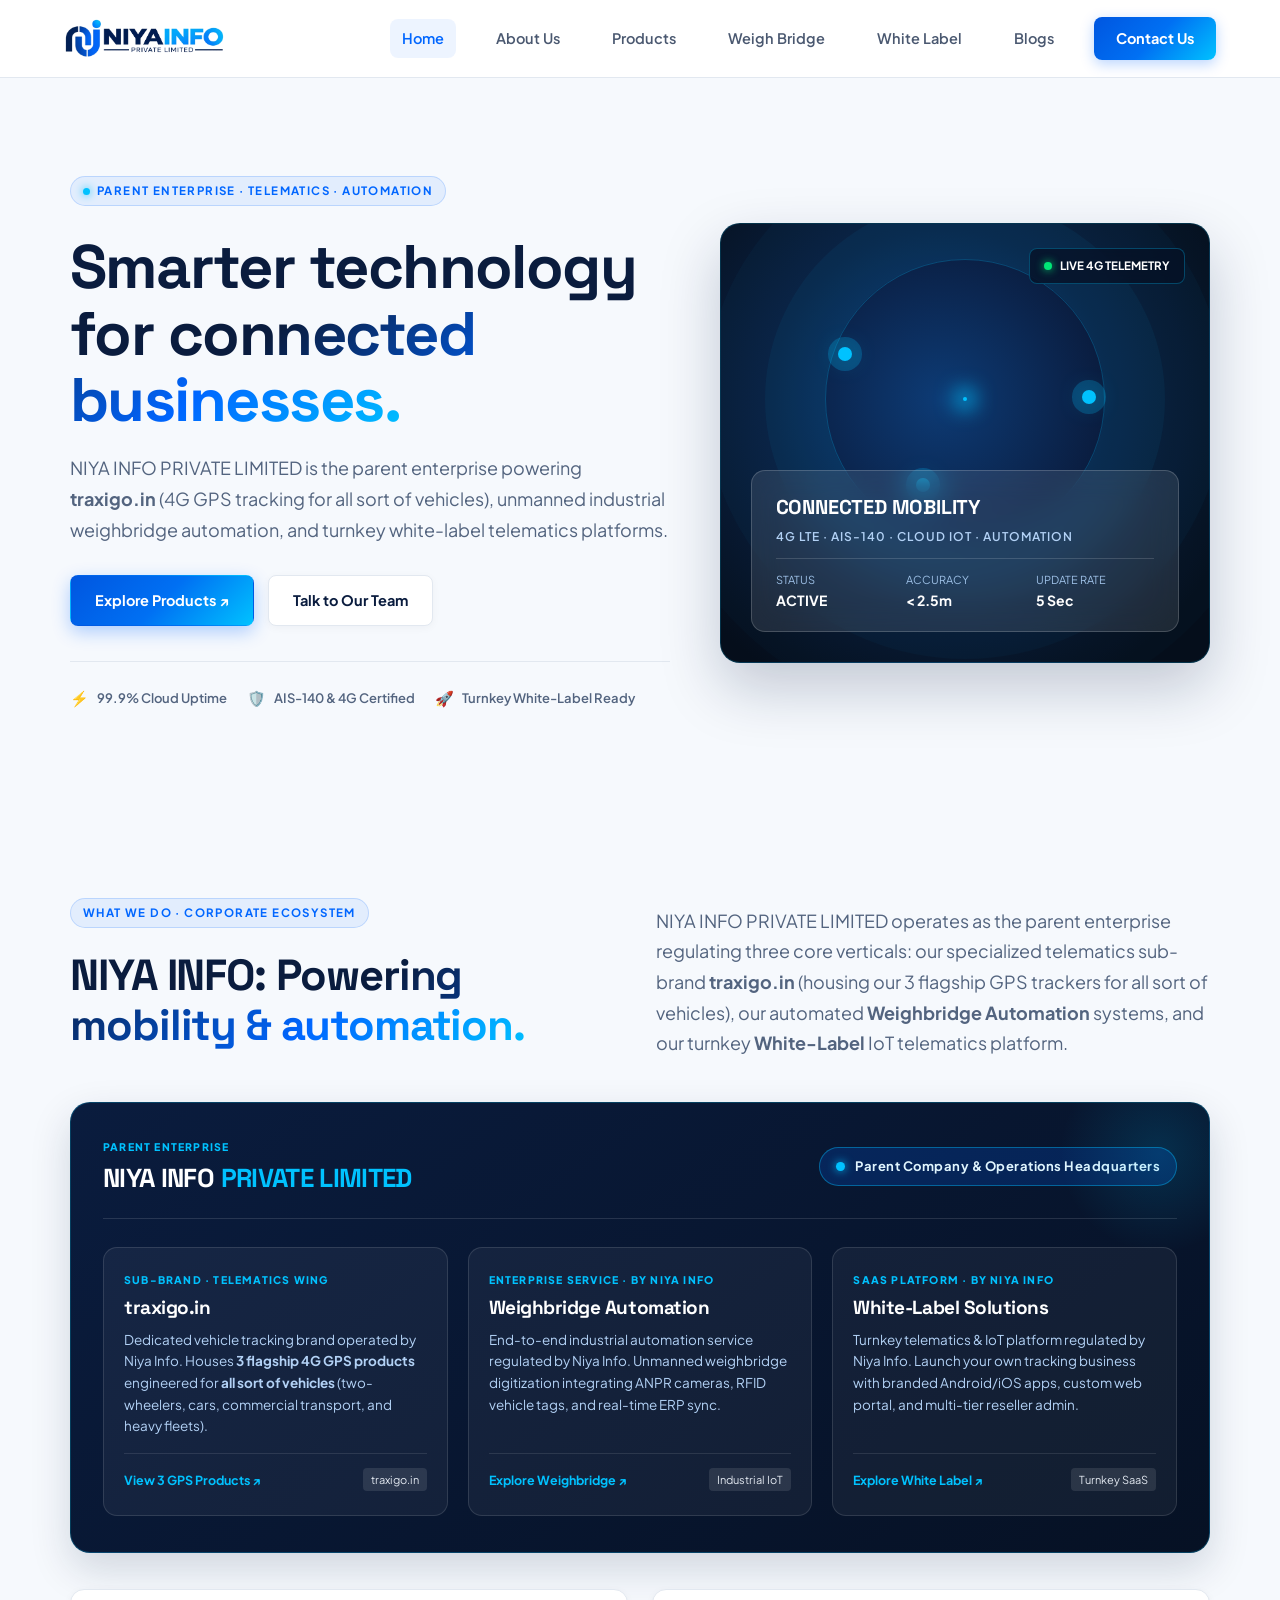
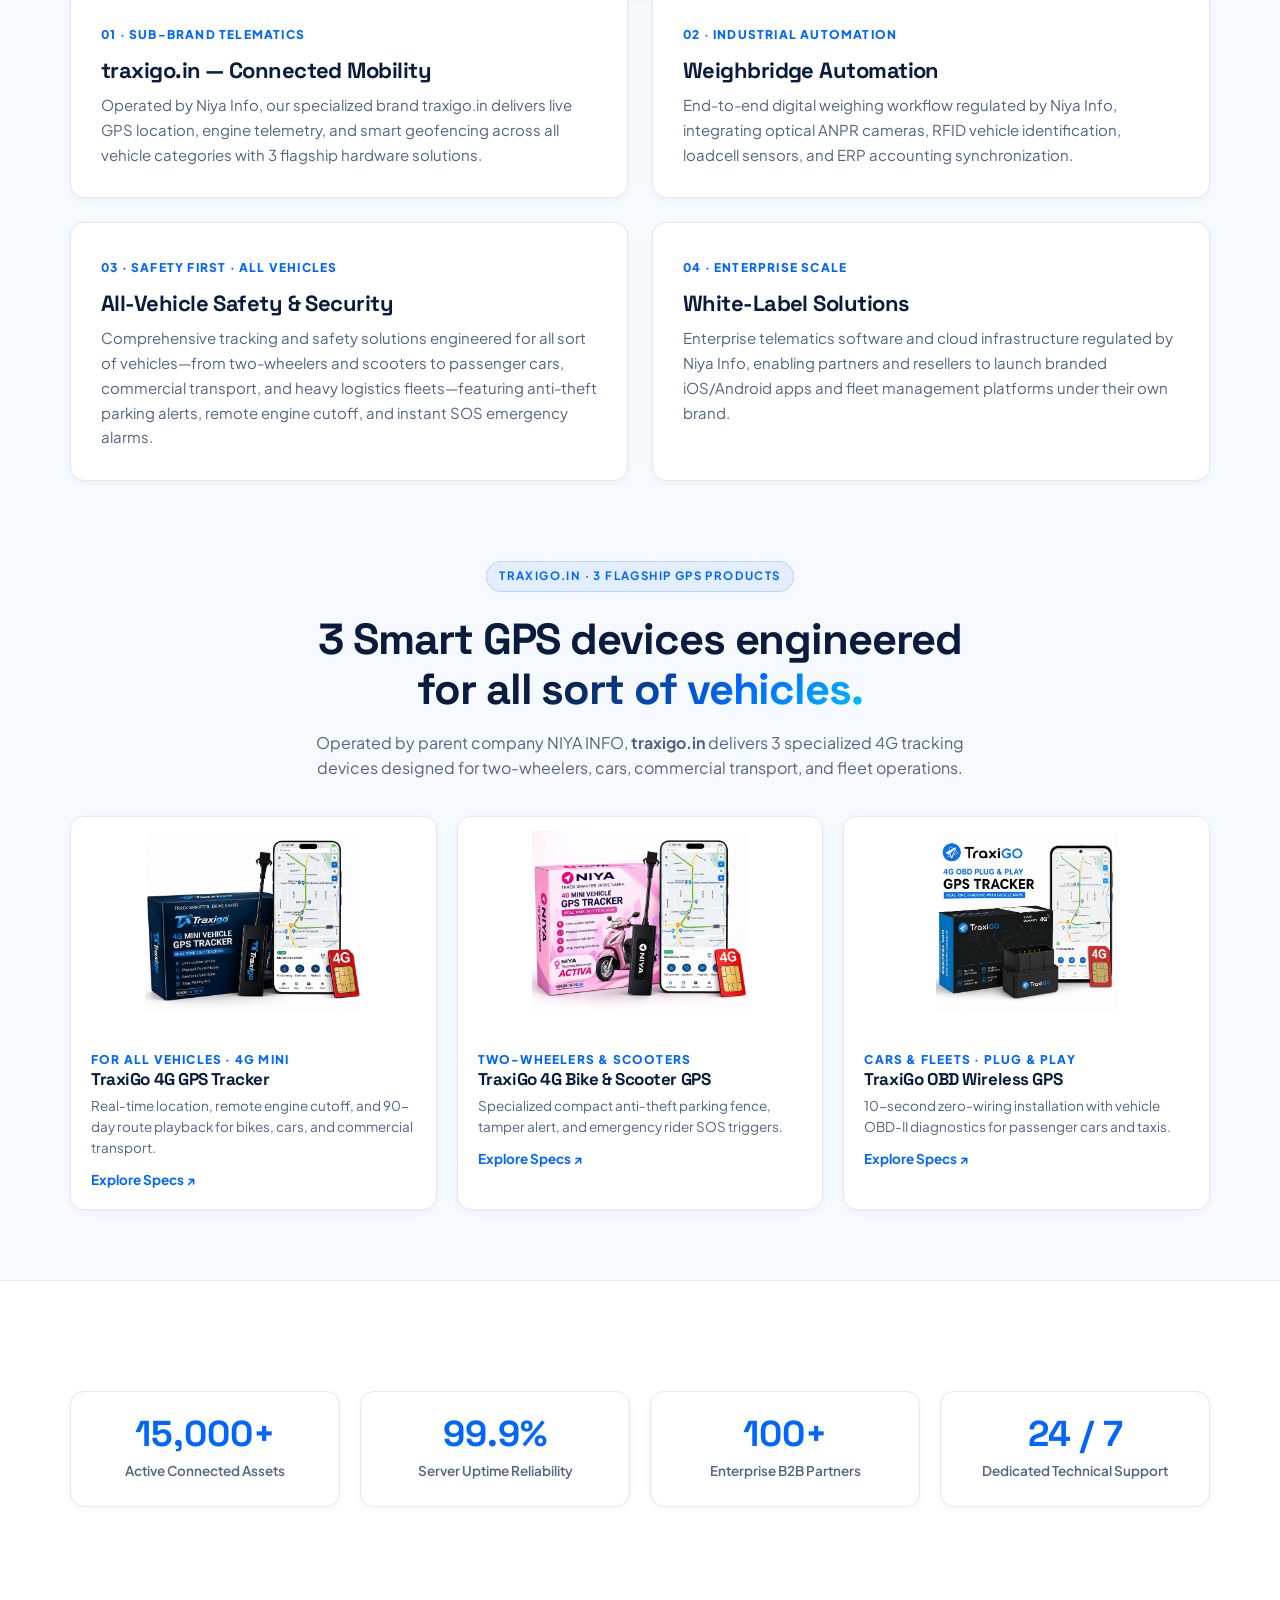
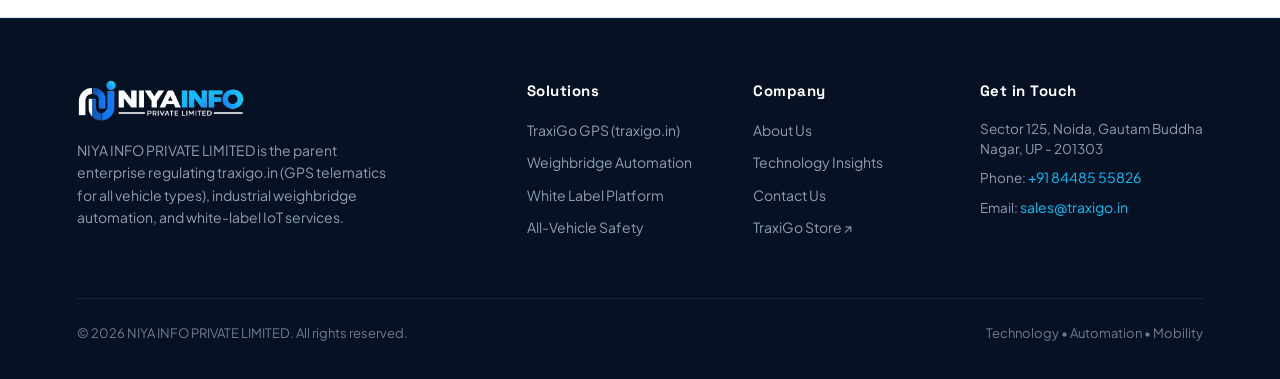
<file: index.html>
<!doctype html>
<html lang="en">
<head>
  <meta charset="utf-8">
  <meta name="viewport" content="width=device-width, initial-scale=1">
  <meta name="description" content="NIYA INFO PRIVATE LIMITED — Parent enterprise for traxigo.in (4G GPS tracking for all sort of vehicles), weighbridge automation, and white-label IoT solutions.">
  <meta name="theme-color" content="#0A1C3E">
  
  <meta property="og:type" content="website">
  <meta property="og:title" content="NIYA INFO PRIVATE LIMITED | Connected Mobility & IoT Automation">
  <meta property="og:description" content="Smarter technology for connected businesses. 4G GPS trackers, weighbridge automation, and turnkey white-label telematics.">
  <meta property="og:image" content="assets/og-image.png">

  <title>NIYA INFO PRIVATE LIMITED | Technology • Automation • Mobility</title>
  
  <link rel="icon" type="image/x-icon" href="assets/favicon.ico">
  <link rel="icon" type="image/png" sizes="32x32" href="assets/favicon-32x32.png">
  <link rel="icon" type="image/png" sizes="192x192" href="assets/favicon.png">
  <link rel="apple-touch-icon" sizes="180x180" href="assets/apple-touch-icon.png">

  <link rel="stylesheet" href="styles.css">
</head>
<body>

  <!-- Main Navigation -->
  <header class="nav">
    <a class="brand" href="index.html" aria-label="NIYA INFO PRIVATE LIMITED">
      <img src="assets/logo.png" alt="NIYA INFO PRIVATE LIMITED Logo" class="brand-logo" height="42">
    </a>
    <button class="menu" aria-label="Toggle navigation menu">☰</button>
    <nav>
      <a class="active" href="index.html">Home</a>
      <a href="about.html">About Us</a>
      <a href="products.html">Products</a>
      <a href="weighbridge.html">Weigh Bridge</a>
      <a href="whitelabel.html">White Label</a>
      <a href="blogs.html">Blogs</a>
      <a class="navcta" href="contact.html">Contact Us</a>
    </nav>
  </header>

  <main>
    <!-- Hero Section -->
    <section class="hero container">
      <div>
        <span class="eyebrow"><span class="eyebrow-dot"></span> PARENT ENTERPRISE · TELEMATICS · AUTOMATION</span>
        <h1>Smarter technology for <em>connected businesses.</em></h1>
        <p>NIYA INFO PRIVATE LIMITED is the parent enterprise powering <strong>traxigo.in</strong> (4G GPS tracking for all sort of vehicles), unmanned industrial weighbridge automation, and turnkey white-label telematics platforms.</p>
        
        <div class="actions">
          <a class="btn primary" href="products.html">Explore Products ↗</a>
          <a class="btn ghost" href="contact.html">Talk to Our Team</a>
        </div>

        <div class="trust-strip">
          <div class="trust-item"><span class="icon">⚡</span> 99.9% Cloud Uptime</div>
          <div class="trust-item"><span class="icon">🛡️</span> AIS-140 & 4G Certified</div>
          <div class="trust-item"><span class="icon">🚀</span> Turnkey White-Label Ready</div>
        </div>
      </div>

      <div class="hero-art">
        <div class="telemetry-badge"><span class="live-dot"></span> LIVE 4G TELEMETRY</div>
        <i class="signal s1"></i>
        <i class="signal s2"></i>
        <i class="signal s3"></i>
        <div class="vehicle-card">
          <b>CONNECTED MOBILITY</b>
          <small>4G LTE · AIS-140 · CLOUD IOT · AUTOMATION</small>
          <div class="vehicle-stats">
            <div><span>STATUS</span><strong>ACTIVE</strong></div>
            <div><span>ACCURACY</span><strong>&lt; 2.5m</strong></div>
            <div><span>UPDATE RATE</span><strong>5 Sec</strong></div>
          </div>
        </div>
      </div>
    </section>

    <!-- Capabilities Section (What We Do) -->
    <section class="section container">
      <div class="grid2">
        <div>
          <span class="eyebrow">WHAT WE DO · CORPORATE ECOSYSTEM</span>
          <h2>NIYA INFO: <em>Powering mobility & automation.</em></h2>
        </div>
        <p class="lead">NIYA INFO PRIVATE LIMITED operates as the parent enterprise regulating three core verticals: our specialized telematics sub-brand <strong>traxigo.in</strong> (housing our 3 flagship GPS trackers for all sort of vehicles), our automated <strong>Weighbridge Automation</strong> systems, and our turnkey <strong>White-Label</strong> IoT telematics platform.</p>
      </div>

      <!-- Corporate Architecture & Operational Structure -->
      <div class="ecosystem-container">
        <div class="ecosystem-header">
          <div>
            <span class="ecosystem-card-tag">PARENT ENTERPRISE</span>
            <h3 class="ecosystem-title">NIYA INFO <em>PRIVATE LIMITED</em></h3>
          </div>
          <div class="ecosystem-parent-badge">
            <span class="pulse-ring"></span>
            Parent Company & Operations Headquarters
          </div>
        </div>

        <div class="ecosystem-grid">
          <!-- Pillar 1: TraxiGo (Sub-Brand) -->
          <div class="ecosystem-card">
            <div>
              <span class="ecosystem-card-tag">SUB-BRAND · TELEMATICS WING</span>
              <h4>traxigo.in</h4>
              <p>Dedicated vehicle tracking brand operated by Niya Info. Houses <strong>3 flagship 4G GPS products</strong> engineered for <strong>all sort of vehicles</strong> (two-wheelers, cars, commercial transport, and heavy fleets).</p>
            </div>
            <div class="ecosystem-card-footer">
              <a href="products.html" class="ecosystem-card-link">View 3 GPS Products ↗</a>
              <span class="ecosystem-badge-mini">traxigo.in</span>
            </div>
          </div>

          <!-- Pillar 2: Weighbridge Automation -->
          <div class="ecosystem-card">
            <div>
              <span class="ecosystem-card-tag">ENTERPRISE SERVICE · BY NIYA INFO</span>
              <h4>Weighbridge Automation</h4>
              <p>End-to-end industrial automation service regulated by Niya Info. Unmanned weighbridge digitization integrating ANPR cameras, RFID vehicle tags, and real-time ERP sync.</p>
            </div>
            <div class="ecosystem-card-footer">
              <a href="weighbridge.html" class="ecosystem-card-link">Explore Weighbridge ↗</a>
              <span class="ecosystem-badge-mini">Industrial IoT</span>
            </div>
          </div>

          <!-- Pillar 3: White-Label Solutions -->
          <div class="ecosystem-card">
            <div>
              <span class="ecosystem-card-tag">SAAS PLATFORM · BY NIYA INFO</span>
              <h4>White-Label Solutions</h4>
              <p>Turnkey telematics & IoT platform regulated by Niya Info. Launch your own tracking business with branded Android/iOS apps, custom web portal, and multi-tier reseller admin.</p>
            </div>
            <div class="ecosystem-card-footer">
              <a href="whitelabel.html" class="ecosystem-card-link">Explore White Label ↗</a>
              <span class="ecosystem-badge-mini">Turnkey SaaS</span>
            </div>
          </div>
        </div>
      </div>

      <!-- Core Capabilities Cards -->
      <div class="cards" style="margin-top: 36px;">
        <div class="card">
          <span class="num">01 · SUB-BRAND TELEMATICS</span>
          <h3>traxigo.in — Connected Mobility</h3>
          <p>Operated by Niya Info, our specialized brand traxigo.in delivers live GPS location, engine telemetry, and smart geofencing across all vehicle categories with 3 flagship hardware solutions.</p>
        </div>

        <div class="card">
          <span class="num">02 · INDUSTRIAL AUTOMATION</span>
          <h3>Weighbridge Automation</h3>
          <p>End-to-end digital weighing workflow regulated by Niya Info, integrating optical ANPR cameras, RFID vehicle identification, loadcell sensors, and ERP accounting synchronization.</p>
        </div>

        <div class="card">
          <span class="num">03 · SAFETY FIRST · ALL VEHICLES</span>
          <h3>All-Vehicle Safety & Security</h3>
          <p>Comprehensive tracking and safety solutions engineered for all sort of vehicles—from two-wheelers and scooters to passenger cars, commercial transport, and heavy logistics fleets—featuring anti-theft parking alerts, remote engine cutoff, and instant SOS emergency alarms.</p>
        </div>

        <div class="card">
          <span class="num">04 · ENTERPRISE SCALE</span>
          <h3>White-Label Solutions</h3>
          <p>Enterprise telematics software and cloud infrastructure regulated by Niya Info, enabling partners and resellers to launch branded iOS/Android apps and fleet management platforms under their own brand.</p>
        </div>
      </div>
    </section>

    <!-- Featured Telematics Hardware (TraxiGo 3 GPS Products) -->
    <section class="section container" style="padding-top: 10px;">
      <div style="text-align: center; max-width: 680px; margin: 0 auto 35px;">
        <span class="eyebrow">TRAXIGO.IN · 3 FLAGSHIP GPS PRODUCTS</span>
        <h2>3 Smart GPS devices engineered for <em>all sort of vehicles.</em></h2>
        <p style="color: var(--text-muted); font-size: 16px;">Operated by parent company NIYA INFO, <strong>traxigo.in</strong> delivers 3 specialized 4G tracking devices designed for two-wheelers, cars, commercial transport, and fleet operations.</p>
      </div>

      <div class="usecase-grid">
        <div class="usecase-card">
          <div class="usecase-img-wrap" style="height: 210px; background: #FFFFFF; display: flex; align-items: center; justify-content: center; padding: 14px;">
            <img src="assets/products/product.jpg" alt="TraxiGo 4G GPS Tracker" style="object-fit: contain;">
          </div>
          <div class="usecase-content">
            <span class="num">FOR ALL VEHICLES · 4G MINI</span>
            <h4>TraxiGo 4G GPS Tracker</h4>
            <p>Real-time location, remote engine cutoff, and 90-day route playback for bikes, cars, and commercial transport.</p>
            <a href="products.html#4g-tracker" class="read-link" style="margin-top: 10px; display: inline-flex; align-items: center; gap: 5px; color: var(--brand-blue); font-weight: 700; font-size: 13.5px;">Explore Specs ↗</a>
          </div>
        </div>

        <div class="usecase-card">
          <div class="usecase-img-wrap" style="height: 210px; background: #FFFFFF; display: flex; align-items: center; justify-content: center; padding: 14px;">
            <img src="assets/products/activa-traxigo-tracker.jpg" alt="Activa 4G GPS Tracker by NIYA" style="object-fit: contain;">
          </div>
          <div class="usecase-content">
            <span class="num">TWO-WHEELERS & SCOOTERS</span>
            <h4>TraxiGo 4G Bike & Scooter GPS</h4>
            <p>Specialized compact anti-theft parking fence, tamper alert, and emergency rider SOS triggers.</p>
            <a href="products.html#activa" class="read-link" style="margin-top: 10px; display: inline-flex; align-items: center; gap: 5px; color: var(--brand-blue); font-weight: 700; font-size: 13.5px;">Explore Specs ↗</a>
          </div>
        </div>

        <div class="usecase-card">
          <div class="usecase-img-wrap" style="height: 210px; background: #FFFFFF; display: flex; align-items: center; justify-content: center; padding: 14px;">
            <img src="assets/products/obd-wireless-gps.jpg" alt="OBD Wireless GPS Device" style="object-fit: contain;">
          </div>
          <div class="usecase-content">
            <span class="num">CARS & FLEETS · PLUG & PLAY</span>
            <h4>TraxiGo OBD Wireless GPS</h4>
            <p>10-second zero-wiring installation with vehicle OBD-II diagnostics for passenger cars and taxis.</p>
            <a href="products.html#obd" class="read-link" style="margin-top: 10px; display: inline-flex; align-items: center; gap: 5px; color: var(--brand-blue); font-weight: 700; font-size: 13.5px;">Explore Specs ↗</a>
          </div>
        </div>
      </div>
    </section>

    <!-- Quick Stats -->
    <section class="section" style="background: #ffffff; border-top: 1px solid var(--border-light); border-bottom: 1px solid var(--border-light);">
      <div class="container">
        <div class="stats-strip">
          <div class="stat-box">
            <strong>15,000+</strong>
            <span>Active Connected Assets</span>
          </div>
          <div class="stat-box">
            <strong>99.9%</strong>
            <span>Server Uptime Reliability</span>
          </div>
          <div class="stat-box">
            <strong>100+</strong>
            <span>Enterprise B2B Partners</span>
          </div>
          <div class="stat-box">
            <strong>24 / 7</strong>
            <span>Dedicated Technical Support</span>
          </div>
        </div>
      </div>
    </section>
  </main>

  <!-- Global Footer -->
  <footer>
    <div class="footer-brand">
      <img src="assets/logo-white.png" alt="NIYA INFO PRIVATE LIMITED Logo" class="footer-logo" height="42">
      <p class="footer-tagline">NIYA INFO PRIVATE LIMITED is the parent enterprise regulating traxigo.in (GPS telematics for all vehicle types), industrial weighbridge automation, and white-label IoT services.</p>
    </div>

    <div>
      <b>Solutions</b>
      <a href="products.html">TraxiGo GPS (traxigo.in)</a>
      <a href="weighbridge.html">Weighbridge Automation</a>
      <a href="whitelabel.html">White Label Platform</a>
      <a href="products.html">All-Vehicle Safety</a>
    </div>

    <div>
      <b>Company</b>
      <a href="about.html">About Us</a>
      <a href="blogs.html">Technology Insights</a>
      <a href="contact.html">Contact Us</a>
      <a href="https://traxigo.in/" target="_blank" rel="noopener">TraxiGo Store ↗</a>
    </div>

    <div>
      <b>Get in Touch</b>
      <div class="footer-contact-item">Sector 125, Noida, Gautam Buddha Nagar, UP - 201303</div>
      <div class="footer-contact-item">Phone: <a href="tel:+918448555826">+91 84485 55826</a></div>
      <div class="footer-contact-item">Email: <a href="mailto:sales@traxigo.in">sales@traxigo.in</a></div>
    </div>

    <div class="copyright">
      <div>© 2026 NIYA INFO PRIVATE LIMITED. All rights reserved.</div>
      <div>Technology • Automation • Mobility</div>
    </div>
  </footer>

  <script src="script.js"></script>
</body>
</html>
</file>
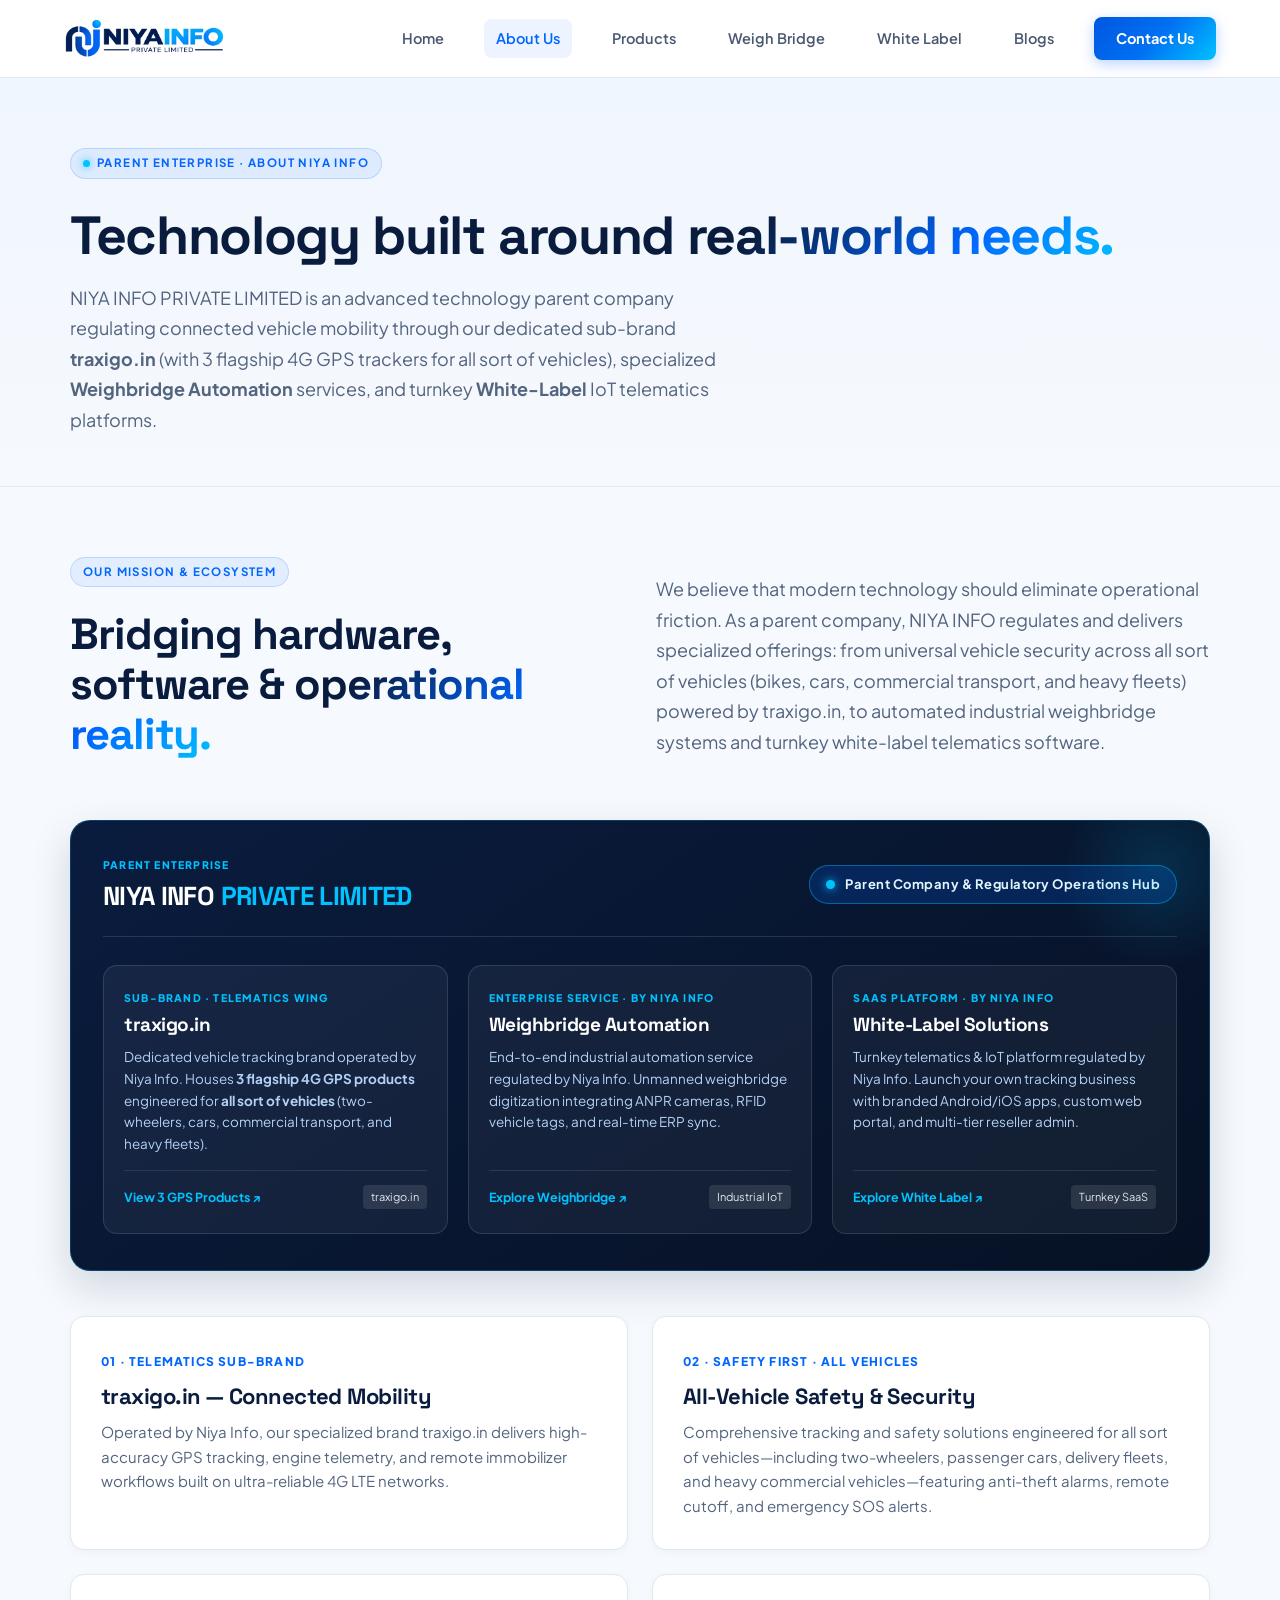
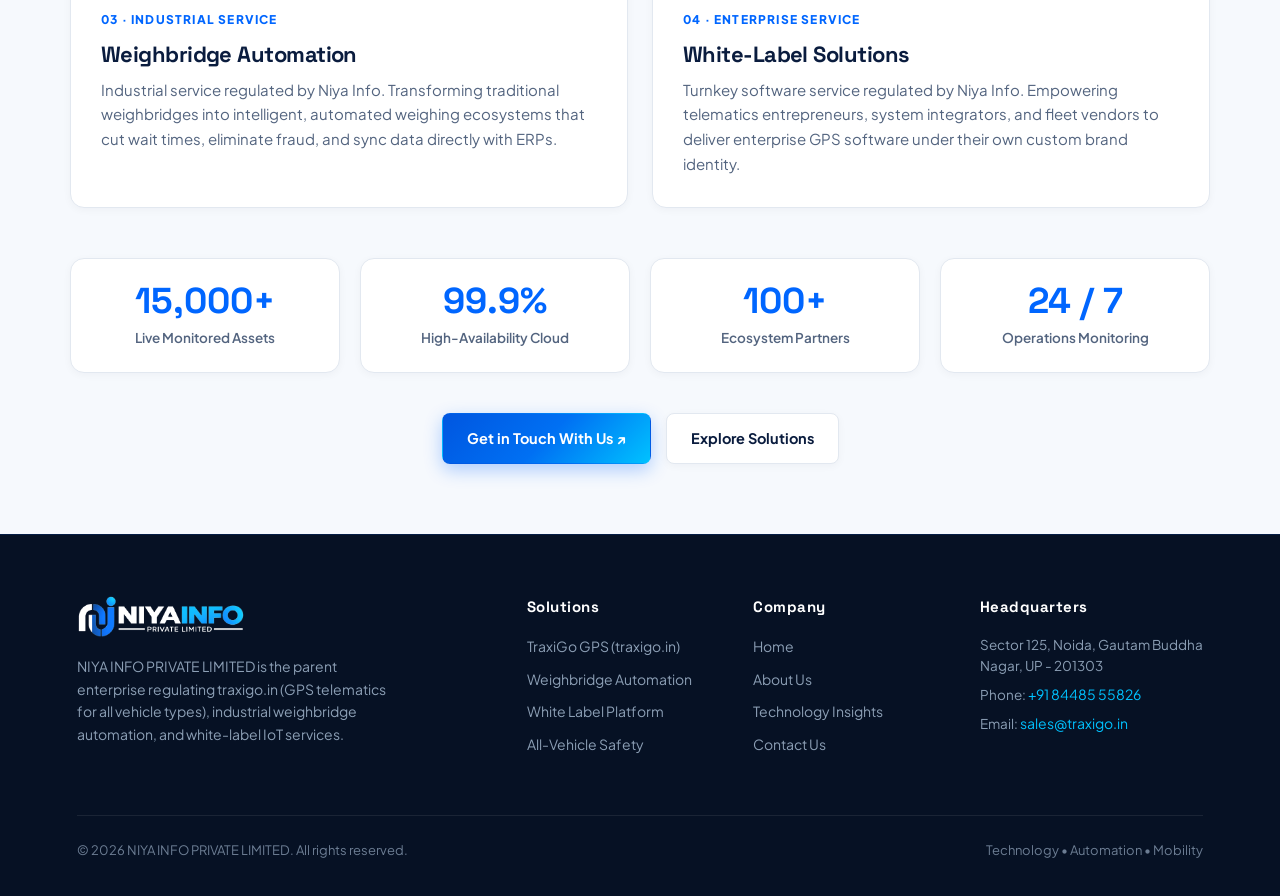
<file: about.html>
<!doctype html>
<html lang="en">
<head>
  <meta charset="utf-8">
  <meta name="viewport" content="width=device-width, initial-scale=1">
  <meta name="description" content="About NIYA INFO PRIVATE LIMITED — Technology, connected mobility, GPS tracking, and industrial automation solutions built around real-world operational needs.">
  <meta name="theme-color" content="#0A1C3E">
  
  <meta property="og:type" content="website">
  <meta property="og:title" content="About Us | NIYA INFO PRIVATE LIMITED">
  <meta property="og:description" content="Learn about NIYA INFO PRIVATE LIMITED and our mission to simplify connected mobility, telematics, and industrial automation.">
  <meta property="og:image" content="assets/og-image.png">

  <title>About Us | NIYA INFO PRIVATE LIMITED</title>
  
  <link rel="icon" type="image/x-icon" href="assets/favicon.ico">
  <link rel="icon" type="image/png" sizes="32x32" href="assets/favicon-32x32.png">
  <link rel="icon" type="image/png" sizes="192x192" href="assets/favicon.png">
  <link rel="apple-touch-icon" sizes="180x180" href="assets/apple-touch-icon.png">

  <link rel="stylesheet" href="styles.css">
</head>
<body>

  <!-- Main Navigation -->
  <header class="nav">
    <a class="brand" href="index.html" aria-label="NIYA INFO PRIVATE LIMITED">
      <img src="assets/logo.png" alt="NIYA INFO PRIVATE LIMITED Logo" class="brand-logo" height="42">
    </a>
    <button class="menu" aria-label="Toggle navigation menu">☰</button>
    <nav>
      <a href="index.html">Home</a>
      <a class="active" href="about.html">About Us</a>
      <a href="products.html">Products</a>
      <a href="weighbridge.html">Weigh Bridge</a>
      <a href="whitelabel.html">White Label</a>
      <a href="blogs.html">Blogs</a>
      <a class="navcta" href="contact.html">Contact Us</a>
    </nav>
  </header>

  <!-- Page Hero -->
  <section class="pagehero">
    <div class="container">
      <span class="eyebrow"><span class="eyebrow-dot"></span> PARENT ENTERPRISE · ABOUT NIYA INFO</span>
      <h1>Technology built around <em>real-world needs.</em></h1>
      <p>NIYA INFO PRIVATE LIMITED is an advanced technology parent company regulating connected vehicle mobility through our dedicated sub-brand <strong>traxigo.in</strong> (with 3 flagship 4G GPS trackers for all sort of vehicles), specialized <strong>Weighbridge Automation</strong> services, and turnkey <strong>White-Label</strong> IoT telematics platforms.</p>
    </div>
  </section>

  <!-- Main Content -->
  <main class="section container">
    <div class="grid2" style="margin-bottom: 45px;">
      <div>
        <span class="eyebrow">OUR MISSION & ECOSYSTEM</span>
        <h2>Bridging hardware, software & <em>operational reality.</em></h2>
      </div>
      <p class="lead">We believe that modern technology should eliminate operational friction. As a parent company, NIYA INFO regulates and delivers specialized offerings: from universal vehicle security across all sort of vehicles (bikes, cars, commercial transport, and heavy fleets) powered by traxigo.in, to automated industrial weighbridge systems and turnkey white-label telematics software.</p>
    </div>

    <!-- Corporate Architecture & Operational Structure -->
    <div class="ecosystem-container" style="margin-bottom: 45px;">
      <div class="ecosystem-header">
        <div>
          <span class="ecosystem-card-tag">PARENT ENTERPRISE</span>
          <h3 class="ecosystem-title">NIYA INFO <em>PRIVATE LIMITED</em></h3>
        </div>
        <div class="ecosystem-parent-badge">
          <span class="pulse-ring"></span>
          Parent Company & Regulatory Operations Hub
        </div>
      </div>

      <div class="ecosystem-grid">
        <!-- Pillar 1: TraxiGo (Sub-Brand) -->
        <div class="ecosystem-card">
          <div>
            <span class="ecosystem-card-tag">SUB-BRAND · TELEMATICS WING</span>
            <h4>traxigo.in</h4>
            <p>Dedicated vehicle tracking brand operated by Niya Info. Houses <strong>3 flagship 4G GPS products</strong> engineered for <strong>all sort of vehicles</strong> (two-wheelers, cars, commercial transport, and heavy fleets).</p>
          </div>
          <div class="ecosystem-card-footer">
            <a href="products.html" class="ecosystem-card-link">View 3 GPS Products ↗</a>
            <span class="ecosystem-badge-mini">traxigo.in</span>
          </div>
        </div>

        <!-- Pillar 2: Weighbridge Automation -->
        <div class="ecosystem-card">
          <div>
            <span class="ecosystem-card-tag">ENTERPRISE SERVICE · BY NIYA INFO</span>
            <h4>Weighbridge Automation</h4>
            <p>End-to-end industrial automation service regulated by Niya Info. Unmanned weighbridge digitization integrating ANPR cameras, RFID vehicle tags, and real-time ERP sync.</p>
          </div>
          <div class="ecosystem-card-footer">
            <a href="weighbridge.html" class="ecosystem-card-link">Explore Weighbridge ↗</a>
            <span class="ecosystem-badge-mini">Industrial IoT</span>
          </div>
        </div>

        <!-- Pillar 3: White-Label Solutions -->
        <div class="ecosystem-card">
          <div>
            <span class="ecosystem-card-tag">SAAS PLATFORM · BY NIYA INFO</span>
            <h4>White-Label Solutions</h4>
            <p>Turnkey telematics & IoT platform regulated by Niya Info. Launch your own tracking business with branded Android/iOS apps, custom web portal, and multi-tier reseller admin.</p>
          </div>
          <div class="ecosystem-card-footer">
            <a href="whitelabel.html" class="ecosystem-card-link">Explore White Label ↗</a>
            <span class="ecosystem-badge-mini">Turnkey SaaS</span>
          </div>
        </div>
      </div>
    </div>

    <!-- Core Pillars Cards -->
    <div class="cards">
      <div class="card">
        <span class="num">01 · TELEMATICS SUB-BRAND</span>
        <h3>traxigo.in — Connected Mobility</h3>
        <p>Operated by Niya Info, our specialized brand traxigo.in delivers high-accuracy GPS tracking, engine telemetry, and remote immobilizer workflows built on ultra-reliable 4G LTE networks.</p>
      </div>

      <div class="card">
        <span class="num">02 · SAFETY FIRST · ALL VEHICLES</span>
        <h3>All-Vehicle Safety & Security</h3>
        <p>Comprehensive tracking and safety solutions engineered for all sort of vehicles—including two-wheelers, passenger cars, delivery fleets, and heavy commercial vehicles—featuring anti-theft alarms, remote cutoff, and emergency SOS alerts.</p>
      </div>

      <div class="card">
        <span class="num">03 · INDUSTRIAL SERVICE</span>
        <h3>Weighbridge Automation</h3>
        <p>Industrial service regulated by Niya Info. Transforming traditional weighbridges into intelligent, automated weighing ecosystems that cut wait times, eliminate fraud, and sync data directly with ERPs.</p>
      </div>

      <div class="card">
        <span class="num">04 · ENTERPRISE SERVICE</span>
        <h3>White-Label Solutions</h3>
        <p>Turnkey software service regulated by Niya Info. Empowering telematics entrepreneurs, system integrators, and fleet vendors to deliver enterprise GPS software under their own custom brand identity.</p>
      </div>
    </div>

    <!-- Stats strip -->
    <div class="stats-strip" style="margin-top: 50px;">
      <div class="stat-box">
        <strong>15,000+</strong>
        <span>Live Monitored Assets</span>
      </div>
      <div class="stat-box">
        <strong>99.9%</strong>
        <span>High-Availability Cloud</span>
      </div>
      <div class="stat-box">
        <strong>100+</strong>
        <span>Ecosystem Partners</span>
      </div>
      <div class="stat-box">
        <strong>24 / 7</strong>
        <span>Operations Monitoring</span>
      </div>
    </div>

    <!-- Bottom Action -->
    <div style="text-align: center; margin-top: 40px;">
      <a class="btn primary" href="contact.html">Get in Touch With Us ↗</a>
      <a class="btn ghost" href="products.html" style="margin-left: 12px;">Explore Solutions</a>
    </div>
  </main>

  <!-- Global Footer -->
  <footer>
    <div class="footer-brand">
      <img src="assets/logo-white.png" alt="NIYA INFO PRIVATE LIMITED Logo" class="footer-logo" height="42">
      <p class="footer-tagline">NIYA INFO PRIVATE LIMITED is the parent enterprise regulating traxigo.in (GPS telematics for all vehicle types), industrial weighbridge automation, and white-label IoT services.</p>
    </div>

    <div>
      <b>Solutions</b>
      <a href="products.html">TraxiGo GPS (traxigo.in)</a>
      <a href="weighbridge.html">Weighbridge Automation</a>
      <a href="whitelabel.html">White Label Platform</a>
      <a href="products.html">All-Vehicle Safety</a>
    </div>

    <div>
      <b>Company</b>
      <a href="index.html">Home</a>
      <a href="about.html">About Us</a>
      <a href="blogs.html">Technology Insights</a>
      <a href="contact.html">Contact Us</a>
    </div>

    <div>
      <b>Headquarters</b>
      <div class="footer-contact-item">Sector 125, Noida, Gautam Buddha Nagar, UP - 201303</div>
      <div class="footer-contact-item">Phone: <a href="tel:+918448555826">+91 84485 55826</a></div>
      <div class="footer-contact-item">Email: <a href="mailto:sales@traxigo.in">sales@traxigo.in</a></div>
    </div>

    <div class="copyright">
      <div>© 2026 NIYA INFO PRIVATE LIMITED. All rights reserved.</div>
      <div>Technology • Automation • Mobility</div>
    </div>
  </footer>

  <script src="script.js"></script>
</body>
</html>
</file>
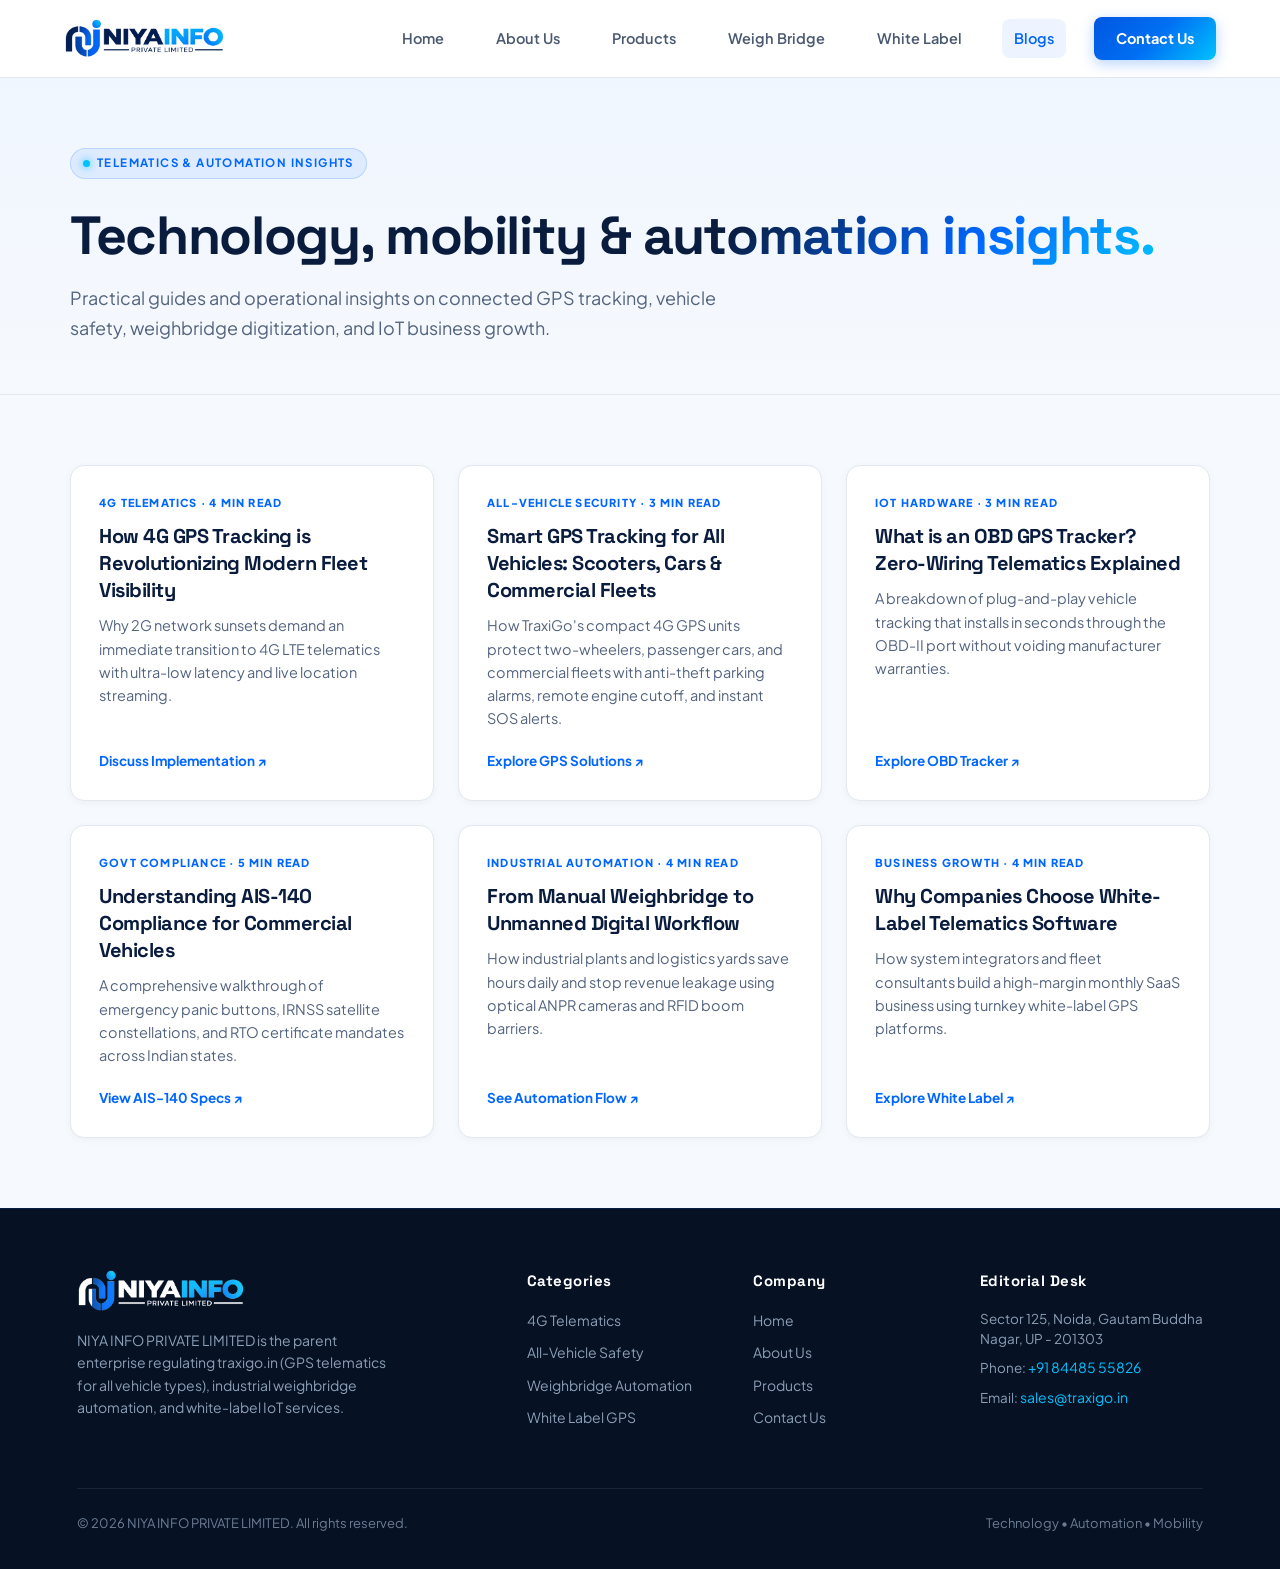
<file: blogs.html>
<!doctype html>
<html lang="en">
<head>
  <meta charset="utf-8">
  <meta name="viewport" content="width=device-width, initial-scale=1">
  <meta name="description" content="Technology Insights & Telematics Knowledge Hub by NIYA INFO PRIVATE LIMITED — GPS tracking, connected vehicles, industrial automation, and IoT innovations.">
  <meta name="theme-color" content="#0A1C3E">
  
  <meta property="og:type" content="website">
  <meta property="og:title" content="Insights & Technology Articles | NIYA INFO PRIVATE LIMITED">
  <meta property="og:description" content="Explore insightful articles on 4G telematics, weighbridge automation, scooter security, and white-label IoT.">
  <meta property="og:image" content="assets/og-image.png">

  <title>Insights & Technology Blog | NIYA INFO PRIVATE LIMITED</title>
  
  <link rel="icon" type="image/x-icon" href="assets/favicon.ico">
  <link rel="icon" type="image/png" sizes="32x32" href="assets/favicon-32x32.png">
  <link rel="icon" type="image/png" sizes="192x192" href="assets/favicon.png">
  <link rel="apple-touch-icon" sizes="180x180" href="assets/apple-touch-icon.png">

  <link rel="stylesheet" href="styles.css">
</head>
<body>

  <!-- Main Navigation -->
  <header class="nav">
    <a class="brand" href="index.html" aria-label="NIYA INFO PRIVATE LIMITED">
      <img src="assets/logo.png" alt="NIYA INFO PRIVATE LIMITED Logo" class="brand-logo" height="42">
    </a>
    <button class="menu" aria-label="Toggle navigation menu">☰</button>
    <nav>
      <a href="index.html">Home</a>
      <a href="about.html">About Us</a>
      <a href="products.html">Products</a>
      <a href="weighbridge.html">Weigh Bridge</a>
      <a href="whitelabel.html">White Label</a>
      <a class="active" href="blogs.html">Blogs</a>
      <a class="navcta" href="contact.html">Contact Us</a>
    </nav>
  </header>

  <!-- Page Hero -->
  <section class="pagehero">
    <div class="container">
      <span class="eyebrow"><span class="eyebrow-dot"></span> TELEMATICS & AUTOMATION INSIGHTS</span>
      <h1>Technology, mobility & <em>automation insights.</em></h1>
      <p>Practical guides and operational insights on connected GPS tracking, vehicle safety, weighbridge digitization, and IoT business growth.</p>
    </div>
  </section>

  <!-- Blog Catalog -->
  <main class="section container">
    <div class="bloggrid">
      <!-- Article 1 -->
      <article class="blogcard">
        <span class="tag">4G TELEMATICS · 4 MIN READ</span>
        <h3>How 4G GPS Tracking is Revolutionizing Modern Fleet Visibility</h3>
        <p>Why 2G network sunsets demand an immediate transition to 4G LTE telematics with ultra-low latency and live location streaming.</p>
        <a class="read-link" href="contact.html?query=4g-fleet-insight">Discuss Implementation ↗</a>
      </article>

      <!-- Article 2 -->
      <article class="blogcard">
        <span class="tag">ALL-VEHICLE SECURITY · 3 MIN READ</span>
        <h3>Smart GPS Tracking for All Vehicles: Scooters, Cars & Commercial Fleets</h3>
        <p>How TraxiGo's compact 4G GPS units protect two-wheelers, passenger cars, and commercial fleets with anti-theft parking alarms, remote engine cutoff, and instant SOS alerts.</p>
        <a class="read-link" href="products.html">Explore GPS Solutions ↗</a>
      </article>

      <!-- Article 3 -->
      <article class="blogcard">
        <span class="tag">IOT HARDWARE · 3 MIN READ</span>
        <h3>What is an OBD GPS Tracker? Zero-Wiring Telematics Explained</h3>
        <p>A breakdown of plug-and-play vehicle tracking that installs in seconds through the OBD-II port without voiding manufacturer warranties.</p>
        <a class="read-link" href="products.html#obd">Explore OBD Tracker ↗</a>
      </article>

      <!-- Article 4 -->
      <article class="blogcard">
        <span class="tag">GOVT COMPLIANCE · 5 MIN READ</span>
        <h3>Understanding AIS-140 Compliance for Commercial Vehicles</h3>
        <p>A comprehensive walkthrough of emergency panic buttons, IRNSS satellite constellations, and RTO certificate mandates across Indian states.</p>
        <a class="read-link" href="products.html#ais-140">View AIS-140 Specs ↗</a>
      </article>

      <!-- Article 5 -->
      <article class="blogcard">
        <span class="tag">INDUSTRIAL AUTOMATION · 4 MIN READ</span>
        <h3>From Manual Weighbridge to Unmanned Digital Workflow</h3>
        <p>How industrial plants and logistics yards save hours daily and stop revenue leakage using optical ANPR cameras and RFID boom barriers.</p>
        <a class="read-link" href="weighbridge.html">See Automation Flow ↗</a>
      </article>

      <!-- Article 6 -->
      <article class="blogcard">
        <span class="tag">BUSINESS GROWTH · 4 MIN READ</span>
        <h3>Why Companies Choose White-Label Telematics Software</h3>
        <p>How system integrators and fleet consultants build a high-margin monthly SaaS business using turnkey white-label GPS platforms.</p>
        <a class="read-link" href="whitelabel.html">Explore White Label ↗</a>
      </article>
    </div>
  </main>

  <!-- Global Footer -->
  <footer>
    <div class="footer-brand">
      <img src="assets/logo-white.png" alt="NIYA INFO PRIVATE LIMITED Logo" class="footer-logo" height="42">
      <p class="footer-tagline">NIYA INFO PRIVATE LIMITED is the parent enterprise regulating traxigo.in (GPS telematics for all vehicle types), industrial weighbridge automation, and white-label IoT services.</p>
    </div>

    <div>
      <b>Categories</b>
      <a href="blogs.html">4G Telematics</a>
      <a href="blogs.html">All-Vehicle Safety</a>
      <a href="blogs.html">Weighbridge Automation</a>
      <a href="blogs.html">White Label GPS</a>
    </div>

    <div>
      <b>Company</b>
      <a href="index.html">Home</a>
      <a href="about.html">About Us</a>
      <a href="products.html">Products</a>
      <a href="contact.html">Contact Us</a>
    </div>

    <div>
      <b>Editorial Desk</b>
      <div class="footer-contact-item">Sector 125, Noida, Gautam Buddha Nagar, UP - 201303</div>
      <div class="footer-contact-item">Phone: <a href="tel:+918448555826">+91 84485 55826</a></div>
      <div class="footer-contact-item">Email: <a href="mailto:sales@traxigo.in">sales@traxigo.in</a></div>
    </div>

    <div class="copyright">
      <div>© 2026 NIYA INFO PRIVATE LIMITED. All rights reserved.</div>
      <div>Technology • Automation • Mobility</div>
    </div>
  </footer>

  <script src="script.js"></script>
</body>
</html>
</file>
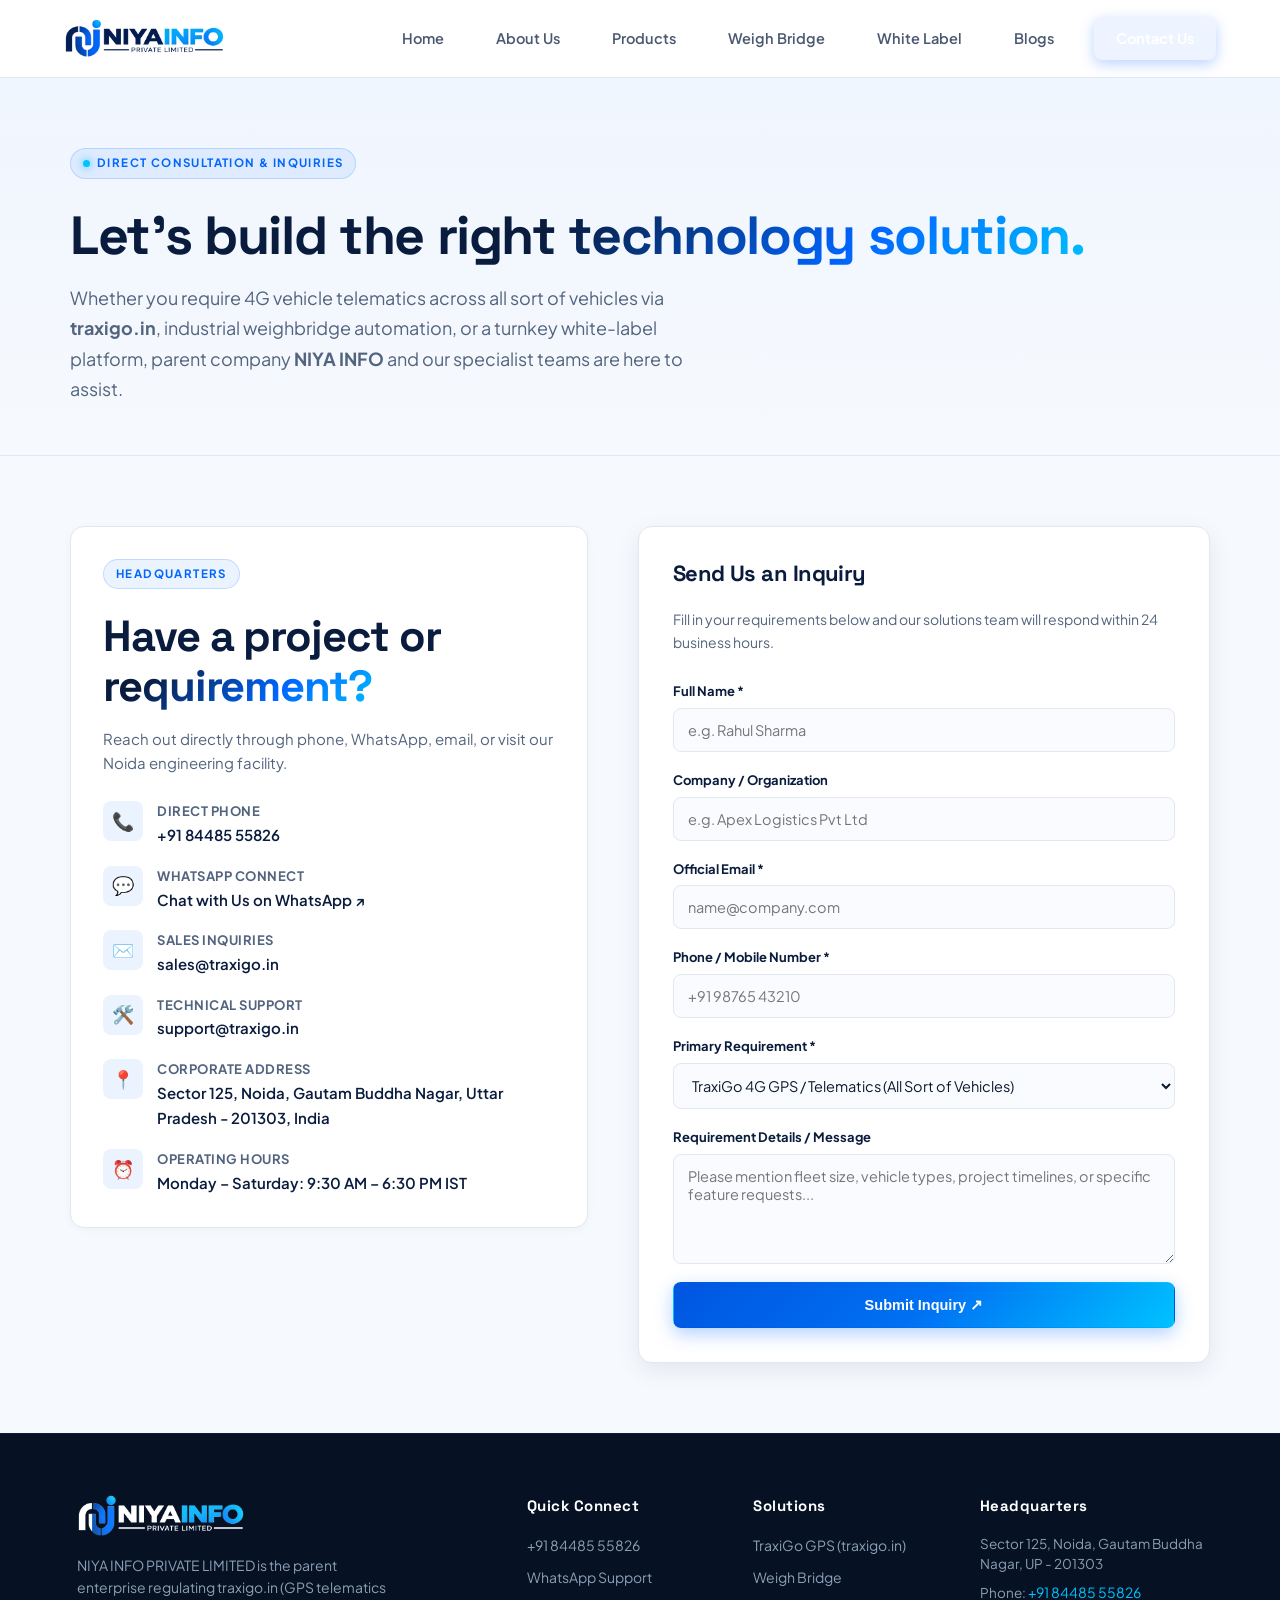
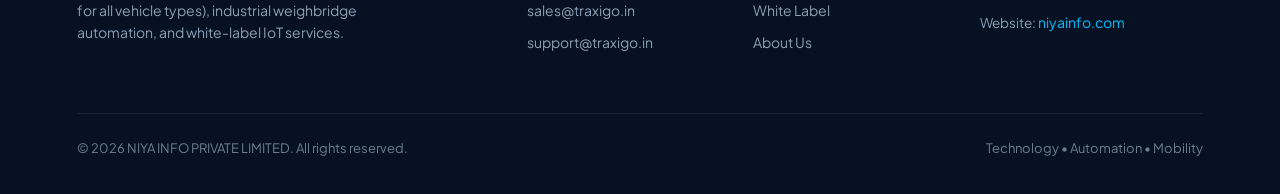
<file: contact.html>
<!doctype html>
<html lang="en">
<head>
  <meta charset="utf-8">
  <meta name="viewport" content="width=device-width, initial-scale=1">
  <meta name="description" content="Contact NIYA INFO PRIVATE LIMITED — Discuss GPS tracking hardware, weighbridge automation systems, or white-label telematics platforms with our specialist team.">
  <meta name="theme-color" content="#0A1C3E">
  
  <meta property="og:type" content="website">
  <meta property="og:title" content="Contact Us | NIYA INFO PRIVATE LIMITED">
  <meta property="og:description" content="Get in touch with NIYA INFO PRIVATE LIMITED for telematics, weighbridge automation, and IoT partnerships.">
  <meta property="og:image" content="assets/og-image.png">

  <title>Contact Us | NIYA INFO PRIVATE LIMITED</title>
  
  <link rel="icon" type="image/x-icon" href="assets/favicon.ico">
  <link rel="icon" type="image/png" sizes="32x32" href="assets/favicon-32x32.png">
  <link rel="icon" type="image/png" sizes="192x192" href="assets/favicon.png">
  <link rel="apple-touch-icon" sizes="180x180" href="assets/apple-touch-icon.png">

  <link rel="stylesheet" href="styles.css">
</head>
<body>

  <!-- Main Navigation -->
  <header class="nav">
    <a class="brand" href="index.html" aria-label="NIYA INFO PRIVATE LIMITED">
      <img src="assets/logo.png" alt="NIYA INFO PRIVATE LIMITED Logo" class="brand-logo" height="42">
    </a>
    <button class="menu" aria-label="Toggle navigation menu">☰</button>
    <nav>
      <a href="index.html">Home</a>
      <a href="about.html">About Us</a>
      <a href="products.html">Products</a>
      <a href="weighbridge.html">Weigh Bridge</a>
      <a href="whitelabel.html">White Label</a>
      <a href="blogs.html">Blogs</a>
      <a class="navcta active" href="contact.html">Contact Us</a>
    </nav>
  </header>

  <!-- Page Hero -->
  <section class="pagehero">
    <div class="container">
      <span class="eyebrow"><span class="eyebrow-dot"></span> DIRECT CONSULTATION & INQUIRIES</span>
      <h1>Let's build the <em>right technology solution.</em></h1>
      <p>Whether you require 4G vehicle telematics across all sort of vehicles via <strong>traxigo.in</strong>, industrial weighbridge automation, or a turnkey white-label platform, parent company <strong>NIYA INFO</strong> and our specialist teams are here to assist.</p>
    </div>
  </section>

  <!-- Main Content Grid -->
  <main class="section container">
    <div class="contactgrid">
      <!-- Contact Info Card -->
      <div class="contact-card-box">
        <span class="eyebrow">HEADQUARTERS</span>
        <h2>Have a project or <em>requirement?</em></h2>
        <p style="color: var(--text-muted); margin-top: 10px; font-size: 15px;">Reach out directly through phone, WhatsApp, email, or visit our Noida engineering facility.</p>
        
        <div class="details">
          <div class="detail-item">
            <div class="detail-icon">📞</div>
            <div class="detail-content">
              <strong>Direct Phone</strong>
              <a href="tel:+918448555826">+91 84485 55826</a>
            </div>
          </div>

          <div class="detail-item">
            <div class="detail-icon">💬</div>
            <div class="detail-content">
              <strong>WhatsApp Connect</strong>
              <a href="https://wa.me/918448555826" target="_blank" rel="noopener">Chat with Us on WhatsApp ↗</a>
            </div>
          </div>

          <div class="detail-item">
            <div class="detail-icon">✉️</div>
            <div class="detail-content">
              <strong>Sales Inquiries</strong>
              <a href="mailto:sales@traxigo.in">sales@traxigo.in</a>
            </div>
          </div>

          <div class="detail-item">
            <div class="detail-icon">🛠️</div>
            <div class="detail-content">
              <strong>Technical Support</strong>
              <a href="mailto:support@traxigo.in">support@traxigo.in</a>
            </div>
          </div>

          <div class="detail-item">
            <div class="detail-icon">📍</div>
            <div class="detail-content">
              <strong>Corporate Address</strong>
              <span>Sector 125, Noida, Gautam Buddha Nagar, Uttar Pradesh - 201303, India</span>
            </div>
          </div>

          <div class="detail-item">
            <div class="detail-icon">⏰</div>
            <div class="detail-content">
              <strong>Operating Hours</strong>
              <span>Monday – Saturday: 9:30 AM – 6:30 PM IST</span>
            </div>
          </div>
        </div>
      </div>

      <!-- Contact Form -->
      <form class="form">
        <h3 class="form-title">Send Us an Inquiry</h3>
        <p class="form-subtitle">Fill in your requirements below and our solutions team will respond within 24 business hours.</p>

        <label>
          Full Name *
          <input type="text" name="name" required placeholder="e.g. Rahul Sharma">
        </label>

        <label>
          Company / Organization
          <input type="text" name="company" placeholder="e.g. Apex Logistics Pvt Ltd">
        </label>

        <label>
          Official Email *
          <input type="email" name="email" required placeholder="name@company.com">
        </label>

        <label>
          Phone / Mobile Number *
          <input type="tel" name="phone" required placeholder="+91 98765 43210">
        </label>

        <label>
          Primary Requirement *
          <select name="requirement" required>
            <option value="TraxiGo GPS / All Vehicles">TraxiGo 4G GPS / Telematics (All Sort of Vehicles)</option>
            <option value="Two Wheeler / Scooter Safety">Two-Wheeler & Scooter Safety GPS (TraxiGo)</option>
            <option value="Weighbridge Automation">Weighbridge Automation & Digitization (Niya Info Service)</option>
            <option value="White Label Platform">White-Label Telematics Platform & Apps (Niya Info Service)</option>
            <option value="Commercial AIS-140">AIS-140 Commercial / Fleet Compliance</option>
            <option value="Enterprise / Custom Solution">Custom Industrial IoT Solution</option>
          </select>
        </label>

        <label>
          Requirement Details / Message
          <textarea name="message" placeholder="Please mention fleet size, vehicle types, project timelines, or specific feature requests..."></textarea>
        </label>

        <button class="btn primary" type="submit" style="width: 100%; padding: 14px;">Submit Inquiry ↗</button>
      </form>
    </div>
  </main>

  <!-- Global Footer -->
  <footer>
    <div class="footer-brand">
      <img src="assets/logo-white.png" alt="NIYA INFO PRIVATE LIMITED Logo" class="footer-logo" height="42">
      <p class="footer-tagline">NIYA INFO PRIVATE LIMITED is the parent enterprise regulating traxigo.in (GPS telematics for all vehicle types), industrial weighbridge automation, and white-label IoT services.</p>
    </div>

    <div>
      <b>Quick Connect</b>
      <a href="tel:+918448555826">+91 84485 55826</a>
      <a href="https://wa.me/918448555826" target="_blank" rel="noopener">WhatsApp Support</a>
      <a href="mailto:sales@traxigo.in">sales@traxigo.in</a>
      <a href="mailto:support@traxigo.in">support@traxigo.in</a>
    </div>

    <div>
      <b>Solutions</b>
      <a href="products.html">TraxiGo GPS (traxigo.in)</a>
      <a href="weighbridge.html">Weigh Bridge</a>
      <a href="whitelabel.html">White Label</a>
      <a href="about.html">About Us</a>
    </div>

    <div>
      <b>Headquarters</b>
      <div class="footer-contact-item">Sector 125, Noida, Gautam Buddha Nagar, UP - 201303</div>
      <div class="footer-contact-item">Phone: <a href="tel:+918448555826">+91 84485 55826</a></div>
      <div class="footer-contact-item">Website: <a href="index.html">niyainfo.com</a></div>
    </div>

    <div class="copyright">
      <div>© 2026 NIYA INFO PRIVATE LIMITED. All rights reserved.</div>
      <div>Technology • Automation • Mobility</div>
    </div>
  </footer>

  <script src="script.js"></script>
</body>
</html>
</file>
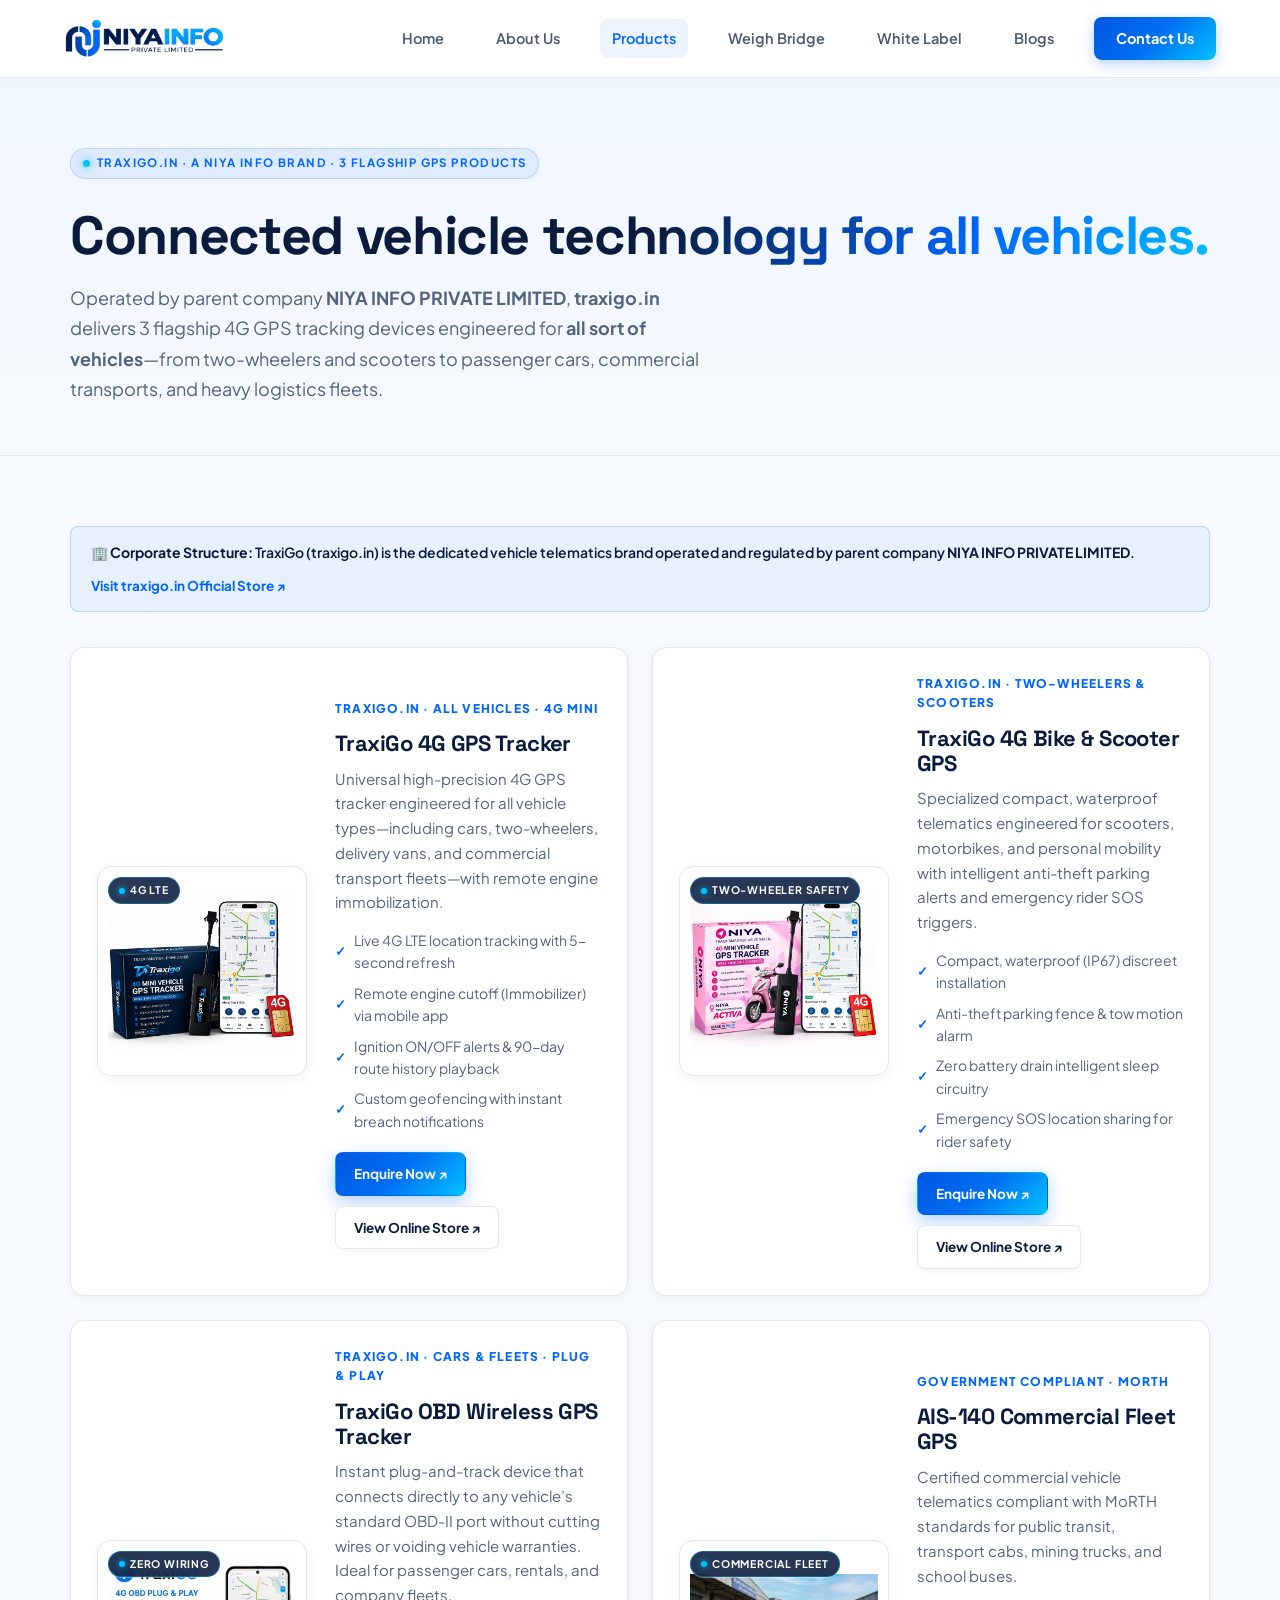
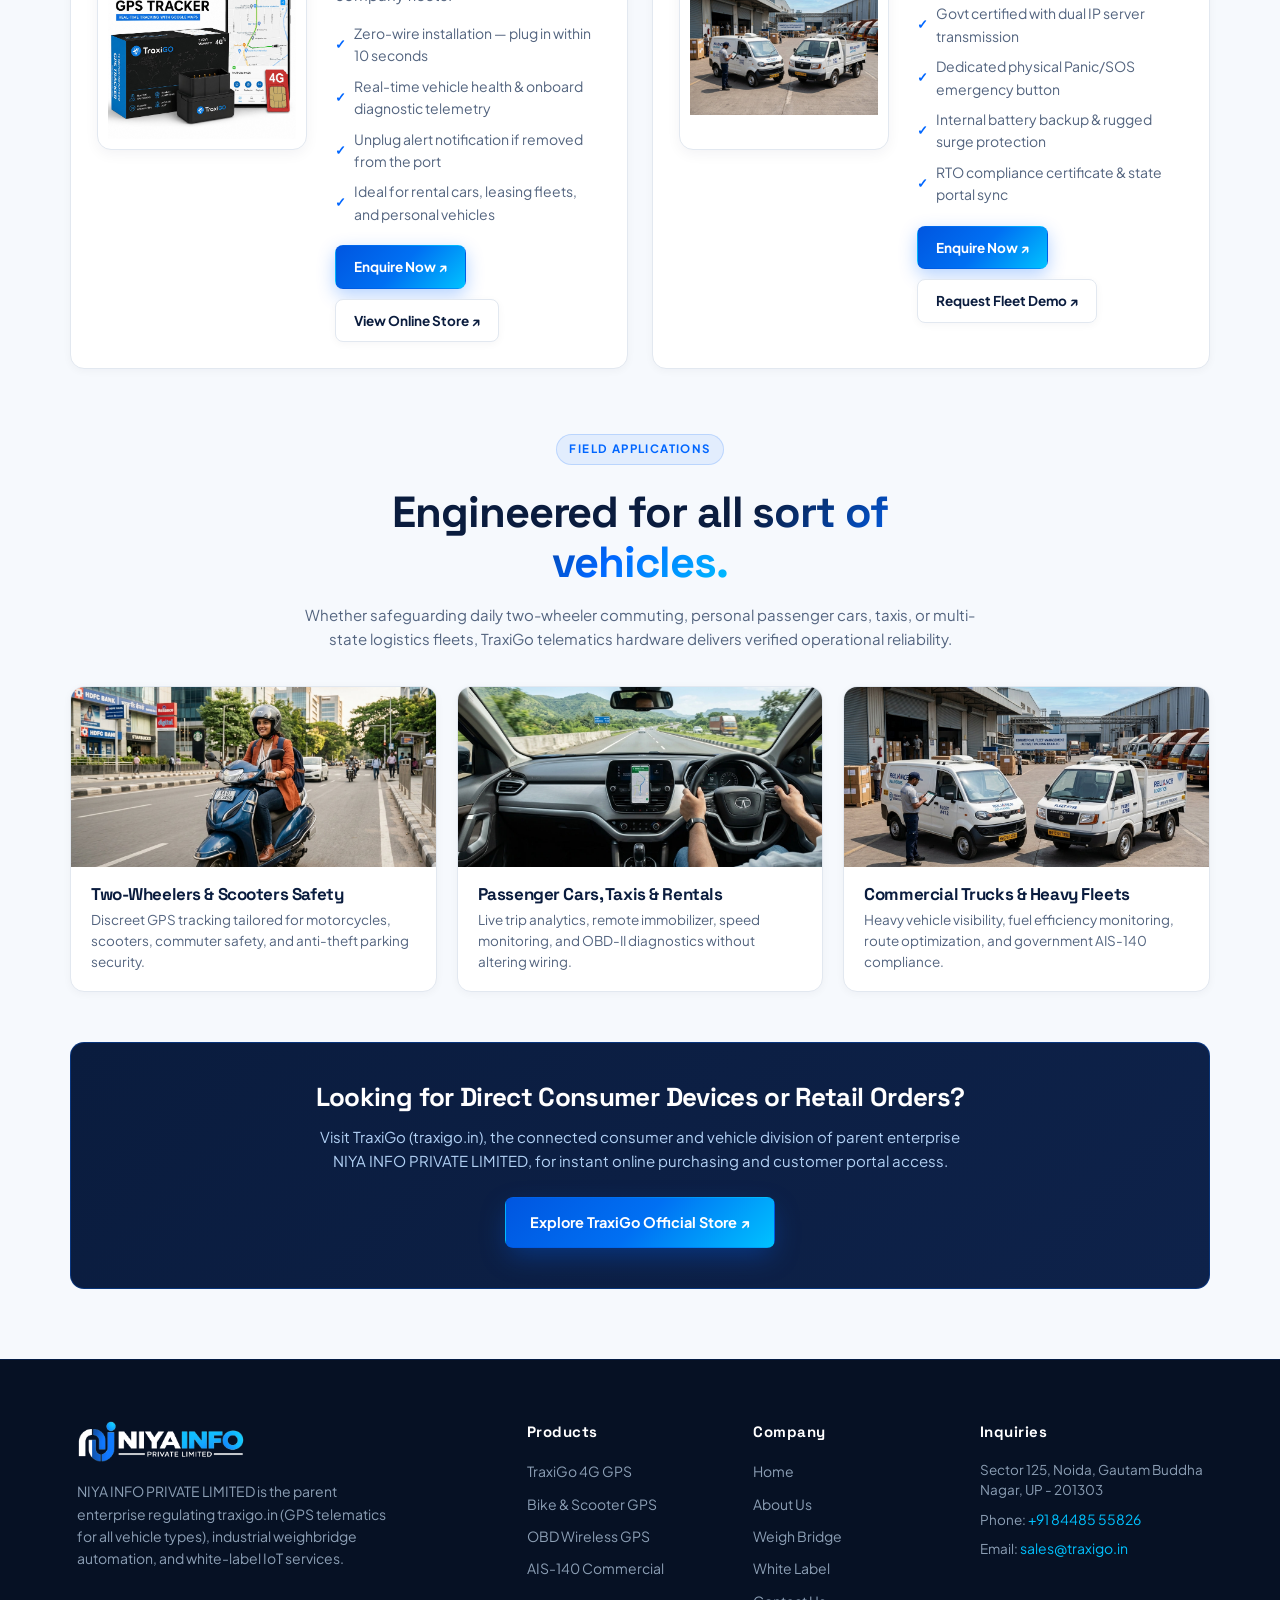
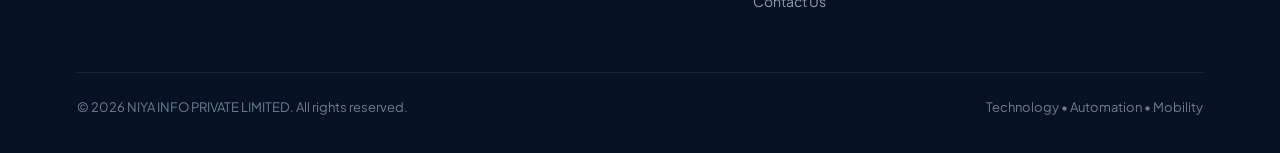
<file: products.html>
<!doctype html>
<html lang="en">
<head>
  <meta charset="utf-8">
  <meta name="viewport" content="width=device-width, initial-scale=1">
  <meta name="description" content="Connected vehicle tracking products by NIYA INFO PRIVATE LIMITED and traxigo.in — 4G GPS Trackers for all sort of vehicles (two-wheelers, cars, commercial transport fleets), OBD Wireless Plug-and-Play, and AIS-140 Commercial GPS.">
  <meta name="theme-color" content="#0A1C3E">
  
  <meta property="og:type" content="website">
  <meta property="og:title" content="Products | NIYA INFO PRIVATE LIMITED">
  <meta property="og:description" content="Explore connected vehicle technology and GPS tracking devices from NIYA INFO and TraxiGo.">
  <meta property="og:image" content="assets/og-image.png">

  <title>Products & Connected Vehicle Telematics | NIYA INFO PRIVATE LIMITED</title>
  
  <link rel="icon" type="image/x-icon" href="assets/favicon.ico">
  <link rel="icon" type="image/png" sizes="32x32" href="assets/favicon-32x32.png">
  <link rel="icon" type="image/png" sizes="192x192" href="assets/favicon.png">
  <link rel="apple-touch-icon" sizes="180x180" href="assets/apple-touch-icon.png">

  <link rel="stylesheet" href="styles.css">
</head>
<body>

  <!-- Main Navigation -->
  <header class="nav">
    <a class="brand" href="index.html" aria-label="NIYA INFO PRIVATE LIMITED">
      <img src="assets/logo.png" alt="NIYA INFO PRIVATE LIMITED Logo" class="brand-logo" height="42">
    </a>
    <button class="menu" aria-label="Toggle navigation menu">☰</button>
    <nav>
      <a href="index.html">Home</a>
      <a href="about.html">About Us</a>
      <a class="active" href="products.html">Products</a>
      <a href="weighbridge.html">Weigh Bridge</a>
      <a href="whitelabel.html">White Label</a>
      <a href="blogs.html">Blogs</a>
      <a class="navcta" href="contact.html">Contact Us</a>
    </nav>
  </header>

  <!-- Page Hero -->
  <section class="pagehero">
    <div class="container">
      <span class="eyebrow"><span class="eyebrow-dot"></span> TRAXIGO.IN · A NIYA INFO BRAND · 3 FLAGSHIP GPS PRODUCTS</span>
      <h1>Connected vehicle <em>technology for all vehicles.</em></h1>
      <p>Operated by parent company <strong>NIYA INFO PRIVATE LIMITED</strong>, <strong>traxigo.in</strong> delivers 3 flagship 4G GPS tracking devices engineered for <strong>all sort of vehicles</strong>—from two-wheelers and scooters to passenger cars, commercial transports, and heavy logistics fleets.</p>
    </div>
  </section>

  <!-- Product Catalog -->
  <main class="section container">
    <!-- Brand Relation Banner -->
    <div style="background: rgba(0, 102, 255, 0.06); border: 1px solid rgba(0, 102, 255, 0.2); border-radius: var(--radius-sm); padding: 14px 20px; margin-bottom: 35px; display: flex; align-items: center; justify-content: space-between; flex-wrap: wrap; gap: 12px;">
      <div style="font-size: 14px; color: var(--brand-navy); font-weight: 600;">
        🏢 <strong>Corporate Structure:</strong> TraxiGo (traxigo.in) is the dedicated vehicle telematics brand operated and regulated by parent company <strong>NIYA INFO PRIVATE LIMITED</strong>.
      </div>
      <a href="https://traxigo.in/" target="_blank" rel="noopener" style="color: var(--brand-blue); font-weight: 700; font-size: 13.5px; display: inline-flex; align-items: center; gap: 4px;">Visit traxigo.in Official Store ↗</a>
    </div>

    <div class="cards">
      <!-- Product 1: 4G GPS Tracker -->
      <article class="card product-card" id="4g-tracker">
        <div class="product-media">
          <span class="product-badge-pill"><span class="dot"></span> 4G LTE</span>
          <img src="assets/products/product.jpg" alt="TraxiGo 4G Mini Vehicle GPS Tracker" loading="lazy">
        </div>
        <div>
          <span class="num">TRAXIGO.IN · ALL VEHICLES · 4G MINI</span>
          <h3>TraxiGo 4G GPS Tracker</h3>
          <p>Universal high-precision 4G GPS tracker engineered for all vehicle types—including cars, two-wheelers, delivery vans, and commercial transport fleets—with remote engine immobilization.</p>
          <ul>
            <li>Live 4G LTE location tracking with 5-second refresh</li>
            <li>Remote engine cutoff (Immobilizer) via mobile app</li>
            <li>Ignition ON/OFF alerts & 90-day route history playback</li>
            <li>Custom geofencing with instant breach notifications</li>
          </ul>
          <div class="actions" style="margin: 20px 0 0; gap: 10px;">
            <a class="btn primary" href="contact.html?product=4g-gps" style="padding: 10px 18px; font-size: 13.5px;">Enquire Now ↗</a>
            <a class="btn ghost" href="https://traxigo.in/" target="_blank" rel="noopener" style="padding: 10px 18px; font-size: 13.5px;">View Online Store ↗</a>
          </div>
        </div>
      </article>

      <!-- Product 2: Two-Wheeler / Scooter Tracker -->
      <article class="card product-card" id="activa">
        <div class="product-media">
          <span class="product-badge-pill"><span class="dot"></span> TWO-WHEELER SAFETY</span>
          <img src="assets/products/activa-traxigo-tracker.jpg" alt="TraxiGo 4G Bike and Scooter GPS Tracker" loading="lazy">
        </div>
        <div>
          <span class="num">TRAXIGO.IN · TWO-WHEELERS & SCOOTERS</span>
          <h3>TraxiGo 4G Bike & Scooter GPS</h3>
          <p>Specialized compact, waterproof telematics engineered for scooters, motorbikes, and personal mobility with intelligent anti-theft parking alerts and emergency rider SOS triggers.</p>
          <ul>
            <li>Compact, waterproof (IP67) discreet installation</li>
            <li>Anti-theft parking fence & tow motion alarm</li>
            <li>Zero battery drain intelligent sleep circuitry</li>
            <li>Emergency SOS location sharing for rider safety</li>
          </ul>
          <div class="actions" style="margin: 20px 0 0; gap: 10px;">
            <a class="btn primary" href="contact.html?product=activa-gps" style="padding: 10px 18px; font-size: 13.5px;">Enquire Now ↗</a>
            <a class="btn ghost" href="https://traxigo.in/" target="_blank" rel="noopener" style="padding: 10px 18px; font-size: 13.5px;">View Online Store ↗</a>
          </div>
        </div>
      </article>

      <!-- Product 3: OBD Wireless GPS -->
      <article class="card product-card" id="obd">
        <div class="product-media">
          <span class="product-badge-pill"><span class="dot"></span> ZERO WIRING</span>
          <img src="assets/products/obd-wireless-gps.jpg" alt="TraxiGo 4G OBD Wireless GPS Tracker" loading="lazy">
        </div>
        <div>
          <span class="num">TRAXIGO.IN · CARS & FLEETS · PLUG & PLAY</span>
          <h3>TraxiGo OBD Wireless GPS Tracker</h3>
          <p>Instant plug-and-track device that connects directly to any vehicle’s standard OBD-II port without cutting wires or voiding vehicle warranties. Ideal for passenger cars, rentals, and company fleets.</p>
          <ul>
            <li>Zero-wire installation — plug in within 10 seconds</li>
            <li>Real-time vehicle health & onboard diagnostic telemetry</li>
            <li>Unplug alert notification if removed from the port</li>
            <li>Ideal for rental cars, leasing fleets, and personal vehicles</li>
          </ul>
          <div class="actions" style="margin: 20px 0 0; gap: 10px;">
            <a class="btn primary" href="contact.html?product=obd-gps" style="padding: 10px 18px; font-size: 13.5px;">Enquire Now ↗</a>
            <a class="btn ghost" href="https://traxigo.in/" target="_blank" rel="noopener" style="padding: 10px 18px; font-size: 13.5px;">View Online Store ↗</a>
          </div>
        </div>
      </article>

      <!-- Commercial Compliance: AIS-140 GPS -->
      <article class="card product-card" id="ais-140">
        <div class="product-media">
          <span class="product-badge-pill"><span class="dot"></span> COMMERCIAL FLEET</span>
          <img src="assets/products/usecase-fleet.jpg" alt="AIS-140 Commercial Fleet GPS Tracker" loading="lazy">
        </div>
        <div>
          <span class="num">GOVERNMENT COMPLIANT · MoRTH</span>
          <h3>AIS-140 Commercial Fleet GPS</h3>
          <p>Certified commercial vehicle telematics compliant with MoRTH standards for public transit, transport cabs, mining trucks, and school buses.</p>
          <ul>
            <li>Govt certified with dual IP server transmission</li>
            <li>Dedicated physical Panic/SOS emergency button</li>
            <li>Internal battery backup & rugged surge protection</li>
            <li>RTO compliance certificate & state portal sync</li>
          </ul>
          <div class="actions" style="margin: 20px 0 0; gap: 10px;">
            <a class="btn primary" href="contact.html?product=ais-140" style="padding: 10px 18px; font-size: 13.5px;">Enquire Now ↗</a>
            <a class="btn ghost" href="contact.html?fleet=demo" style="padding: 10px 18px; font-size: 13.5px;">Request Fleet Demo ↗</a>
          </div>
        </div>
      </article>
    </div>

    <!-- Real-World Applications & Use Cases -->
    <section style="margin-top: 65px;">
      <div style="text-align: center; max-width: 680px; margin: 0 auto 30px;">
        <span class="eyebrow">FIELD APPLICATIONS</span>
        <h2>Engineered for <em>all sort of vehicles.</em></h2>
        <p style="color: var(--text-muted); font-size: 15px;">Whether safeguarding daily two-wheeler commuting, personal passenger cars, taxis, or multi-state logistics fleets, TraxiGo telematics hardware delivers verified operational reliability.</p>
      </div>

      <div class="usecase-grid">
        <div class="usecase-card">
          <div class="usecase-img-wrap">
            <img src="assets/products/usecase-scooter.jpg" alt="Two-wheeler and scooter safety on Activa" loading="lazy">
          </div>
          <div class="usecase-content">
            <h4>Two-Wheelers & Scooters Safety</h4>
            <p>Discreet GPS tracking tailored for motorcycles, scooters, commuter safety, and anti-theft parking security.</p>
          </div>
        </div>

        <div class="usecase-card">
          <div class="usecase-img-wrap">
            <img src="assets/products/usecase-car.jpg" alt="Car GPS tracking and OBD diagnostics" loading="lazy">
          </div>
          <div class="usecase-content">
            <h4>Passenger Cars, Taxis & Rentals</h4>
            <p>Live trip analytics, remote immobilizer, speed monitoring, and OBD-II diagnostics without altering wiring.</p>
          </div>
        </div>

        <div class="usecase-card">
          <div class="usecase-img-wrap">
            <img src="assets/products/usecase-fleet.jpg" alt="Commercial Fleet and Heavy Transport" loading="lazy">
          </div>
          <div class="usecase-content">
            <h4>Commercial Trucks & Heavy Fleets</h4>
            <p>Heavy vehicle visibility, fuel efficiency monitoring, route optimization, and government AIS-140 compliance.</p>
          </div>
        </div>
      </div>
    </section>

    <!-- Storefront Callout -->
    <div style="background: linear-gradient(135deg, var(--brand-navy) 0%, var(--brand-navy-surface) 100%); border-radius: var(--radius-md); padding: 40px; margin-top: 50px; text-align: center; color: #FFFFFF; border: 1px solid rgba(0, 102, 255, 0.3);">
      <h3 style="font-size: 26px; color: #FFFFFF; margin-bottom: 12px;">Looking for Direct Consumer Devices or Retail Orders?</h3>
      <p style="color: #B2D1F5; max-width: 650px; margin: 0 auto 24px; font-size: 15px;">Visit TraxiGo (traxigo.in), the connected consumer and vehicle division of parent enterprise NIYA INFO PRIVATE LIMITED, for instant online purchasing and customer portal access.</p>
      <a class="btn primary" href="https://traxigo.in/" target="_blank" rel="noopener" style="background: var(--gradient-primary); box-shadow: var(--glow-blue);">Explore TraxiGo Official Store ↗</a>
    </div>
  </main>

  <!-- Global Footer -->
  <footer>
    <div class="footer-brand">
      <img src="assets/logo-white.png" alt="NIYA INFO PRIVATE LIMITED Logo" class="footer-logo" height="42">
      <p class="footer-tagline">NIYA INFO PRIVATE LIMITED is the parent enterprise regulating traxigo.in (GPS telematics for all vehicle types), industrial weighbridge automation, and white-label IoT services.</p>
    </div>

    <div>
      <b>Products</b>
      <a href="#4g-tracker">TraxiGo 4G GPS</a>
      <a href="#activa">Bike & Scooter GPS</a>
      <a href="#obd">OBD Wireless GPS</a>
      <a href="#ais-140">AIS-140 Commercial</a>
    </div>

    <div>
      <b>Company</b>
      <a href="index.html">Home</a>
      <a href="about.html">About Us</a>
      <a href="weighbridge.html">Weigh Bridge</a>
      <a href="whitelabel.html">White Label</a>
      <a href="contact.html">Contact Us</a>
    </div>

    <div>
      <b>Inquiries</b>
      <div class="footer-contact-item">Sector 125, Noida, Gautam Buddha Nagar, UP - 201303</div>
      <div class="footer-contact-item">Phone: <a href="tel:+918448555826">+91 84485 55826</a></div>
      <div class="footer-contact-item">Email: <a href="mailto:sales@traxigo.in">sales@traxigo.in</a></div>
    </div>

    <div class="copyright">
      <div>© 2026 NIYA INFO PRIVATE LIMITED. All rights reserved.</div>
      <div>Technology • Automation • Mobility</div>
    </div>
  </footer>

  <script src="script.js"></script>
</body>
</html>
</file>
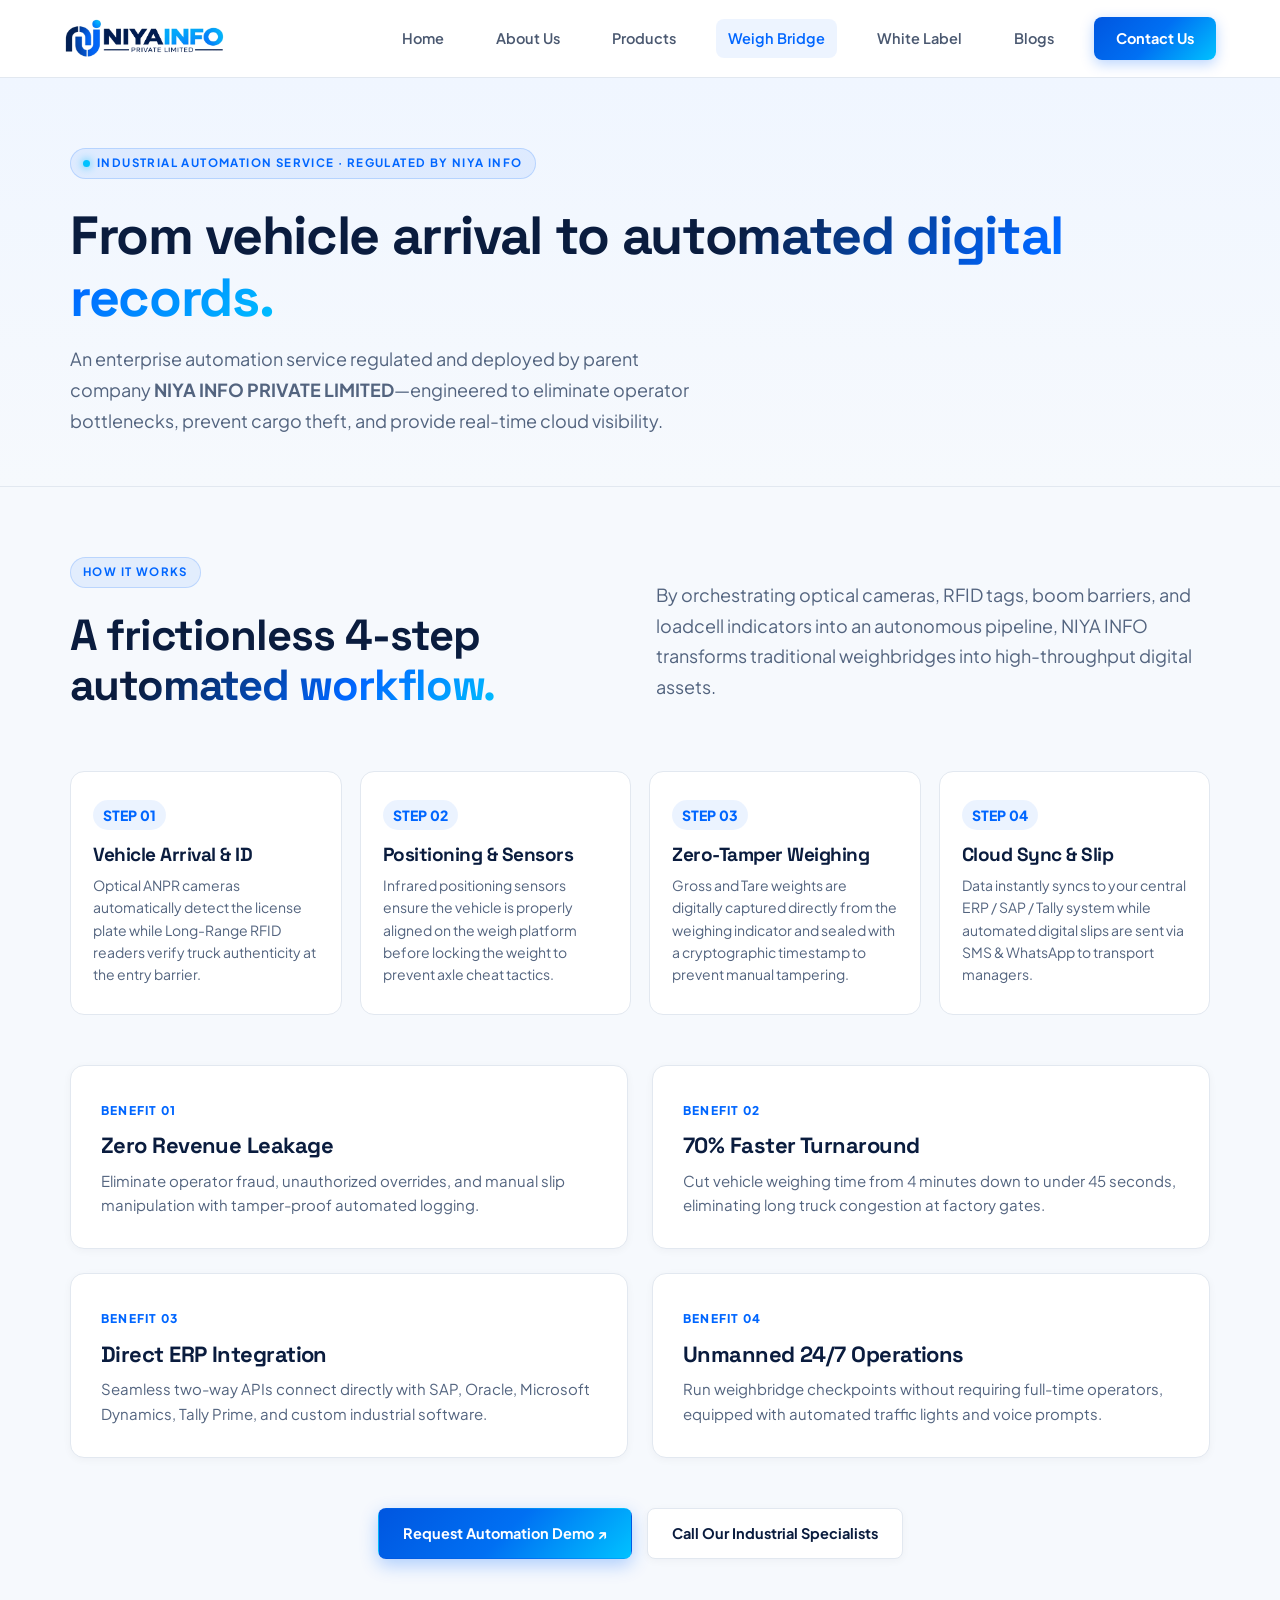
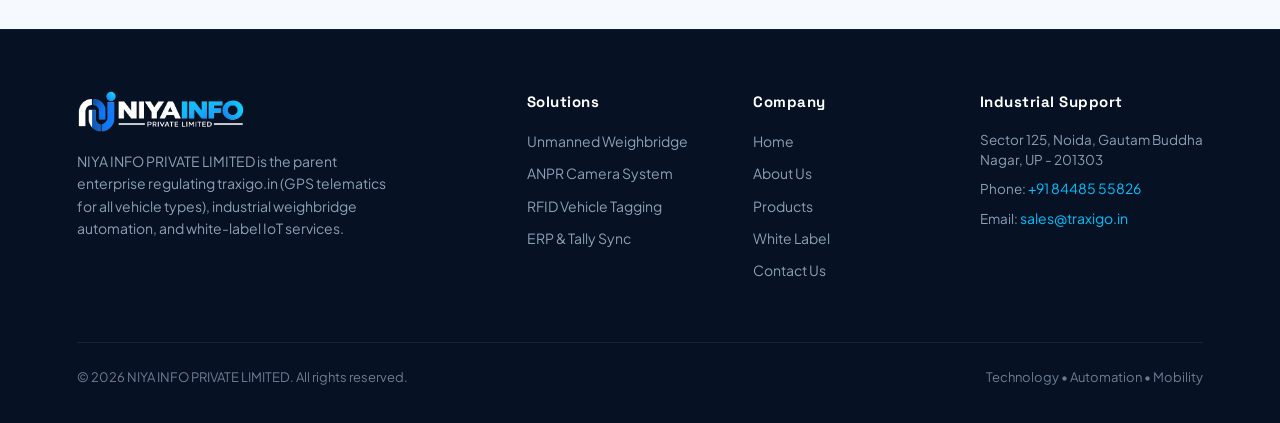
<file: weighbridge.html>
<!doctype html>
<html lang="en">
<head>
  <meta charset="utf-8">
  <meta name="viewport" content="width=device-width, initial-scale=1">
  <meta name="description" content="End-to-End Weighbridge Automation by NIYA INFO PRIVATE LIMITED — Unmanned weighing, RFID vehicle identification, ANPR cameras, and instant ERP integration.">
  <meta name="theme-color" content="#0A1C3E">
  
  <meta property="og:type" content="website">
  <meta property="og:title" content="Weighbridge Automation | NIYA INFO PRIVATE LIMITED">
  <meta property="og:description" content="From vehicle arrival to digital records — eliminate fraud and streamline industrial weighing operations.">
  <meta property="og:image" content="assets/og-image.png">

  <title>Weigh Bridge Automation | NIYA INFO PRIVATE LIMITED</title>
  
  <link rel="icon" type="image/x-icon" href="assets/favicon.ico">
  <link rel="icon" type="image/png" sizes="32x32" href="assets/favicon-32x32.png">
  <link rel="icon" type="image/png" sizes="192x192" href="assets/favicon.png">
  <link rel="apple-touch-icon" sizes="180x180" href="assets/apple-touch-icon.png">

  <link rel="stylesheet" href="styles.css">
</head>
<body>

  <!-- Main Navigation -->
  <header class="nav">
    <a class="brand" href="index.html" aria-label="NIYA INFO PRIVATE LIMITED">
      <img src="assets/logo.png" alt="NIYA INFO PRIVATE LIMITED Logo" class="brand-logo" height="42">
    </a>
    <button class="menu" aria-label="Toggle navigation menu">☰</button>
    <nav>
      <a href="index.html">Home</a>
      <a href="about.html">About Us</a>
      <a href="products.html">Products</a>
      <a class="active" href="weighbridge.html">Weigh Bridge</a>
      <a href="whitelabel.html">White Label</a>
      <a href="blogs.html">Blogs</a>
      <a class="navcta" href="contact.html">Contact Us</a>
    </nav>
  </header>

  <!-- Page Hero -->
  <section class="pagehero">
    <div class="container">
      <span class="eyebrow"><span class="eyebrow-dot"></span> INDUSTRIAL AUTOMATION SERVICE · REGULATED BY NIYA INFO</span>
      <h1>From vehicle arrival to <em>automated digital records.</em></h1>
      <p>An enterprise automation service regulated and deployed by parent company <strong>NIYA INFO PRIVATE LIMITED</strong>—engineered to eliminate operator bottlenecks, prevent cargo theft, and provide real-time cloud visibility.</p>
    </div>
  </section>

  <!-- Main Content -->
  <main class="section container">
    <div class="grid2" style="margin-bottom: 45px;">
      <div>
        <span class="eyebrow">HOW IT WORKS</span>
        <h2>A frictionless 4-step <em>automated workflow.</em></h2>
      </div>
      <p class="lead">By orchestrating optical cameras, RFID tags, boom barriers, and loadcell indicators into an autonomous pipeline, NIYA INFO transforms traditional weighbridges into high-throughput digital assets.</p>
    </div>

    <!-- 4 Step Flow -->
    <div class="steps">
      <div class="step">
        <b>STEP 01</b>
        <h3>Vehicle Arrival & ID</h3>
        <p>Optical ANPR cameras automatically detect the license plate while Long-Range RFID readers verify truck authenticity at the entry barrier.</p>
      </div>

      <div class="step">
        <b>STEP 02</b>
        <h3>Positioning & Sensors</h3>
        <p>Infrared positioning sensors ensure the vehicle is properly aligned on the weigh platform before locking the weight to prevent axle cheat tactics.</p>
      </div>

      <div class="step">
        <b>STEP 03</b>
        <h3>Zero-Tamper Weighing</h3>
        <p>Gross and Tare weights are digitally captured directly from the weighing indicator and sealed with a cryptographic timestamp to prevent manual tampering.</p>
      </div>

      <div class="step">
        <b>STEP 04</b>
        <h3>Cloud Sync & Slip</h3>
        <p>Data instantly syncs to your central ERP / SAP / Tally system while automated digital slips are sent via SMS & WhatsApp to transport managers.</p>
      </div>
    </div>

    <!-- Benefits Grid -->
    <div class="cards" style="margin-top: 50px;">
      <div class="card">
        <span class="num">BENEFIT 01</span>
        <h3>Zero Revenue Leakage</h3>
        <p>Eliminate operator fraud, unauthorized overrides, and manual slip manipulation with tamper-proof automated logging.</p>
      </div>

      <div class="card">
        <span class="num">BENEFIT 02</span>
        <h3>70% Faster Turnaround</h3>
        <p>Cut vehicle weighing time from 4 minutes down to under 45 seconds, eliminating long truck congestion at factory gates.</p>
      </div>

      <div class="card">
        <span class="num">BENEFIT 03</span>
        <h3>Direct ERP Integration</h3>
        <p>Seamless two-way APIs connect directly with SAP, Oracle, Microsoft Dynamics, Tally Prime, and custom industrial software.</p>
      </div>

      <div class="card">
        <span class="num">BENEFIT 04</span>
        <h3>Unmanned 24/7 Operations</h3>
        <p>Run weighbridge checkpoints without requiring full-time operators, equipped with automated traffic lights and voice prompts.</p>
      </div>
    </div>

    <!-- Bottom Action -->
    <div style="text-align: center; margin-top: 50px;">
      <a class="btn primary" href="contact.html?subject=Weighbridge%20Automation">Request Automation Demo ↗</a>
      <a class="btn ghost" href="tel:+918448555826" style="margin-left: 12px;">Call Our Industrial Specialists</a>
    </div>
  </main>

  <!-- Global Footer -->
  <footer>
    <div class="footer-brand">
      <img src="assets/logo-white.png" alt="NIYA INFO PRIVATE LIMITED Logo" class="footer-logo" height="42">
      <p class="footer-tagline">NIYA INFO PRIVATE LIMITED is the parent enterprise regulating traxigo.in (GPS telematics for all vehicle types), industrial weighbridge automation, and white-label IoT services.</p>
    </div>

    <div>
      <b>Solutions</b>
      <a href="weighbridge.html">Unmanned Weighbridge</a>
      <a href="weighbridge.html">ANPR Camera System</a>
      <a href="weighbridge.html">RFID Vehicle Tagging</a>
      <a href="weighbridge.html">ERP & Tally Sync</a>
    </div>

    <div>
      <b>Company</b>
      <a href="index.html">Home</a>
      <a href="about.html">About Us</a>
      <a href="products.html">Products</a>
      <a href="whitelabel.html">White Label</a>
      <a href="contact.html">Contact Us</a>
    </div>

    <div>
      <b>Industrial Support</b>
      <div class="footer-contact-item">Sector 125, Noida, Gautam Buddha Nagar, UP - 201303</div>
      <div class="footer-contact-item">Phone: <a href="tel:+918448555826">+91 84485 55826</a></div>
      <div class="footer-contact-item">Email: <a href="mailto:sales@traxigo.in">sales@traxigo.in</a></div>
    </div>

    <div class="copyright">
      <div>© 2026 NIYA INFO PRIVATE LIMITED. All rights reserved.</div>
      <div>Technology • Automation • Mobility</div>
    </div>
  </footer>

  <script src="script.js"></script>
</body>
</html>
</file>
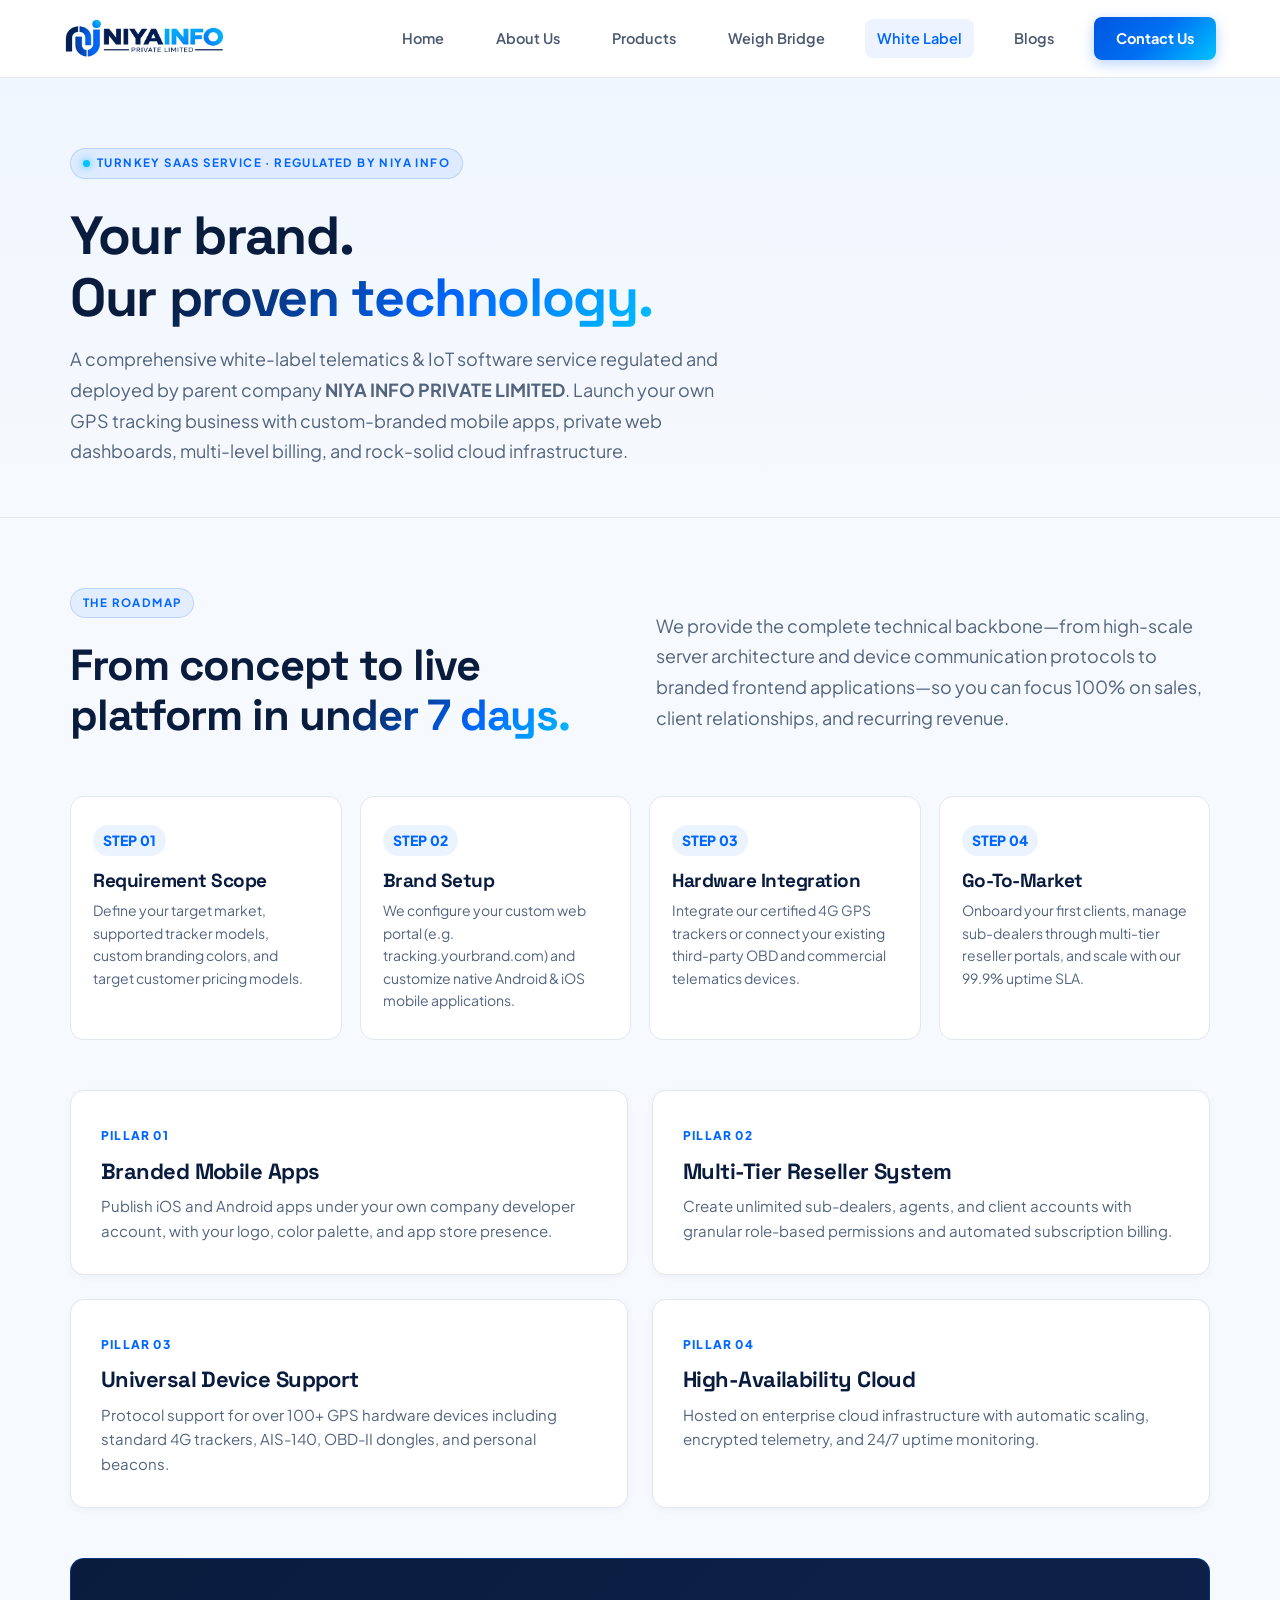
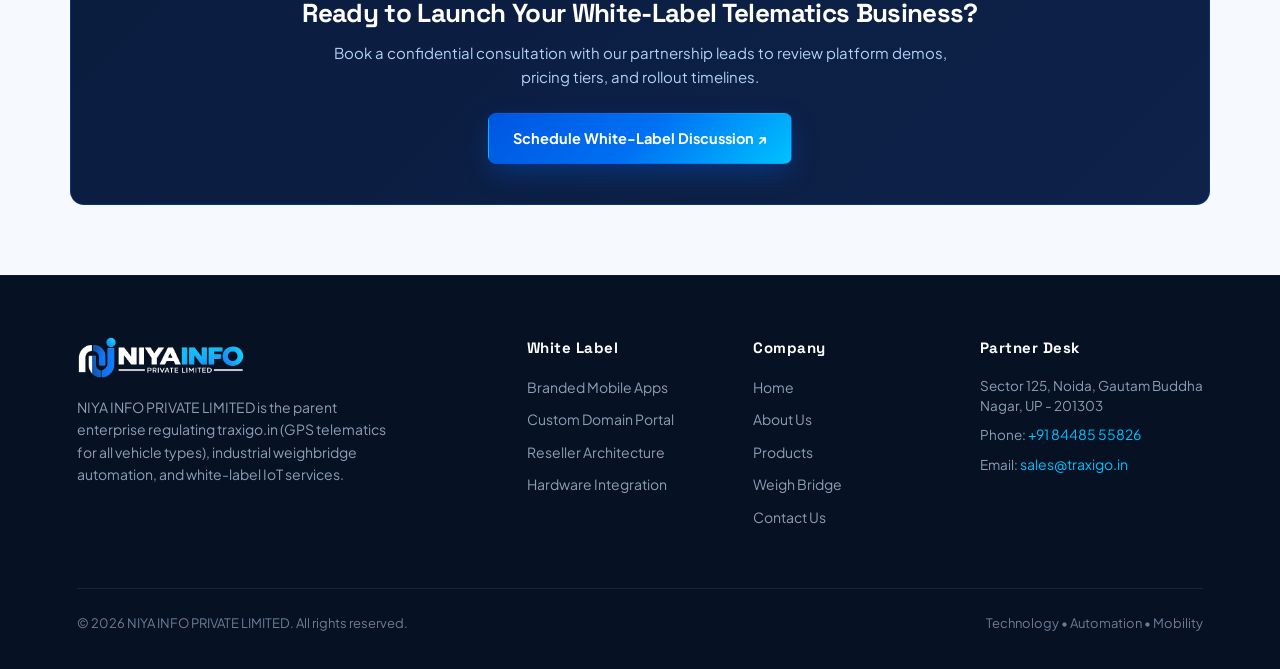
<file: whitelabel.html>
<!doctype html>
<html lang="en">
<head>
  <meta charset="utf-8">
  <meta name="viewport" content="width=device-width, initial-scale=1">
  <meta name="description" content="Turnkey White-Label GPS Telematics Platform by NIYA INFO PRIVATE LIMITED — Launch your own tracking business with branded Android/iOS apps, custom domain, and multi-tier reseller admin.">
  <meta name="theme-color" content="#0A1C3E">
  
  <meta property="og:type" content="website">
  <meta property="og:title" content="White Label GPS Platform | NIYA INFO PRIVATE LIMITED">
  <meta property="og:description" content="Your Brand. Our Technology. Launch connected vehicle solutions under your company name.">
  <meta property="og:image" content="assets/og-image.png">

  <title>White Label Telematics Platform | NIYA INFO PRIVATE LIMITED</title>
  
  <link rel="icon" type="image/x-icon" href="assets/favicon.ico">
  <link rel="icon" type="image/png" sizes="32x32" href="assets/favicon-32x32.png">
  <link rel="icon" type="image/png" sizes="192x192" href="assets/favicon.png">
  <link rel="apple-touch-icon" sizes="180x180" href="assets/apple-touch-icon.png">

  <link rel="stylesheet" href="styles.css">
</head>
<body>

  <!-- Main Navigation -->
  <header class="nav">
    <a class="brand" href="index.html" aria-label="NIYA INFO PRIVATE LIMITED">
      <img src="assets/logo.png" alt="NIYA INFO PRIVATE LIMITED Logo" class="brand-logo" height="42">
    </a>
    <button class="menu" aria-label="Toggle navigation menu">☰</button>
    <nav>
      <a href="index.html">Home</a>
      <a href="about.html">About Us</a>
      <a href="products.html">Products</a>
      <a href="weighbridge.html">Weigh Bridge</a>
      <a class="active" href="whitelabel.html">White Label</a>
      <a href="blogs.html">Blogs</a>
      <a class="navcta" href="contact.html">Contact Us</a>
    </nav>
  </header>

  <!-- Page Hero -->
  <section class="pagehero">
    <div class="container">
      <span class="eyebrow"><span class="eyebrow-dot"></span> TURNKEY SAAS SERVICE · REGULATED BY NIYA INFO</span>
      <h1>Your brand.<br><em>Our proven technology.</em></h1>
      <p>A comprehensive white-label telematics & IoT software service regulated and deployed by parent company <strong>NIYA INFO PRIVATE LIMITED</strong>. Launch your own GPS tracking business with custom-branded mobile apps, private web dashboards, multi-level billing, and rock-solid cloud infrastructure.</p>
    </div>
  </section>

  <!-- Main Content -->
  <main class="section container">
    <div class="grid2" style="margin-bottom: 40px;">
      <div>
        <span class="eyebrow">THE ROADMAP</span>
        <h2>From concept to live platform in <em>under 7 days.</em></h2>
      </div>
      <p class="lead">We provide the complete technical backbone—from high-scale server architecture and device communication protocols to branded frontend applications—so you can focus 100% on sales, client relationships, and recurring revenue.</p>
    </div>

    <!-- 4 Step Launch Process -->
    <div class="steps">
      <div class="step">
        <b>STEP 01</b>
        <h3>Requirement Scope</h3>
        <p>Define your target market, supported tracker models, custom branding colors, and target customer pricing models.</p>
      </div>

      <div class="step">
        <b>STEP 02</b>
        <h3>Brand Setup</h3>
        <p>We configure your custom web portal (e.g. tracking.yourbrand.com) and customize native Android & iOS mobile applications.</p>
      </div>

      <div class="step">
        <b>STEP 03</b>
        <h3>Hardware Integration</h3>
        <p>Integrate our certified 4G GPS trackers or connect your existing third-party OBD and commercial telematics devices.</p>
      </div>

      <div class="step">
        <b>STEP 04</b>
        <h3>Go-To-Market</h3>
        <p>Onboard your first clients, manage sub-dealers through multi-tier reseller portals, and scale with our 99.9% uptime SLA.</p>
      </div>
    </div>

    <!-- Feature Pillars -->
    <div class="cards" style="margin-top: 50px;">
      <div class="card">
        <span class="num">PILLAR 01</span>
        <h3>Branded Mobile Apps</h3>
        <p>Publish iOS and Android apps under your own company developer account, with your logo, color palette, and app store presence.</p>
      </div>

      <div class="card">
        <span class="num">PILLAR 02</span>
        <h3>Multi-Tier Reseller System</h3>
        <p>Create unlimited sub-dealers, agents, and client accounts with granular role-based permissions and automated subscription billing.</p>
      </div>

      <div class="card">
        <span class="num">PILLAR 03</span>
        <h3>Universal Device Support</h3>
        <p>Protocol support for over 100+ GPS hardware devices including standard 4G trackers, AIS-140, OBD-II dongles, and personal beacons.</p>
      </div>

      <div class="card">
        <span class="num">PILLAR 04</span>
        <h3>High-Availability Cloud</h3>
        <p>Hosted on enterprise cloud infrastructure with automatic scaling, encrypted telemetry, and 24/7 uptime monitoring.</p>
      </div>
    </div>

    <!-- Callout Box -->
    <div style="background: linear-gradient(135deg, var(--brand-navy) 0%, var(--brand-navy-surface) 100%); border-radius: var(--radius-md); padding: 40px; margin-top: 50px; text-align: center; color: #FFFFFF; border: 1px solid rgba(0, 102, 255, 0.3);">
      <h3 style="font-size: 26px; color: #FFFFFF; margin-bottom: 12px;">Ready to Launch Your White-Label Telematics Business?</h3>
      <p style="color: #B2D1F5; max-width: 650px; margin: 0 auto 24px; font-size: 15px;">Book a confidential consultation with our partnership leads to review platform demos, pricing tiers, and rollout timelines.</p>
      <a class="btn primary" href="contact.html?interest=White%20Label%20Platform" style="background: var(--gradient-primary); box-shadow: var(--glow-blue);">Schedule White-Label Discussion ↗</a>
    </div>
  </main>

  <!-- Global Footer -->
  <footer>
    <div class="footer-brand">
      <img src="assets/logo-white.png" alt="NIYA INFO PRIVATE LIMITED Logo" class="footer-logo" height="42">
      <p class="footer-tagline">NIYA INFO PRIVATE LIMITED is the parent enterprise regulating traxigo.in (GPS telematics for all vehicle types), industrial weighbridge automation, and white-label IoT services.</p>
    </div>

    <div>
      <b>White Label</b>
      <a href="whitelabel.html">Branded Mobile Apps</a>
      <a href="whitelabel.html">Custom Domain Portal</a>
      <a href="whitelabel.html">Reseller Architecture</a>
      <a href="whitelabel.html">Hardware Integration</a>
    </div>

    <div>
      <b>Company</b>
      <a href="index.html">Home</a>
      <a href="about.html">About Us</a>
      <a href="products.html">Products</a>
      <a href="weighbridge.html">Weigh Bridge</a>
      <a href="contact.html">Contact Us</a>
    </div>

    <div>
      <b>Partner Desk</b>
      <div class="footer-contact-item">Sector 125, Noida, Gautam Buddha Nagar, UP - 201303</div>
      <div class="footer-contact-item">Phone: <a href="tel:+918448555826">+91 84485 55826</a></div>
      <div class="footer-contact-item">Email: <a href="mailto:sales@traxigo.in">sales@traxigo.in</a></div>
    </div>

    <div class="copyright">
      <div>© 2026 NIYA INFO PRIVATE LIMITED. All rights reserved.</div>
      <div>Technology • Automation • Mobility</div>
    </div>
  </footer>

  <script src="script.js"></script>
</body>
</html>
</file>
<file: styles.css>
/* ==========================================================================
   NIYA INFO PRIVATE LIMITED - Corporate Brand Stylesheet
   Theme Color System derived directly from Official Brand Identity:
   - Primary Deep Navy: #0A1C3E / #061124
   - Electric Royal Blue: #0066FF
   - Luminous Tech Cyan: #00C2FF / #00D8FF
   - Neutral Ice / Canvas: #F6F9FD / #FFFFFF
   ========================================================================== */

@import url('https://fonts.googleapis.com/css2?family=Plus+Jakarta+Sans:wght@400;500;600;700;800&family=Space+Grotesk:wght@500;600;700&display=swap');

:root {
  /* Brand Core Colors */
  --brand-navy: #0A1C3E;
  --brand-navy-dark: #061124;
  --brand-navy-surface: #0E224A;
  --brand-blue: #0066FF;
  --brand-blue-hover: #0052D4;
  --brand-cyan: #00C2FF;
  --brand-cyan-light: #E0F5FE;
  
  /* Gradients */
  --gradient-primary: linear-gradient(135deg, #0056E0 0%, #0070F3 50%, #00C2FF 100%);
  --gradient-hover: linear-gradient(135deg, #0044B8 0%, #005CE6 50%, #00B4EB 100%);
  --gradient-dark: linear-gradient(145deg, #0A1C3E 0%, #061124 100%);
  --gradient-hero-art: radial-gradient(circle at 45% 40%, #0D3B75 0%, #0A1C3E 45%, #050E1B 85%);
  --gradient-text: linear-gradient(135deg, #0A1C3E 20%, #0066FF 65%, #00C2FF 100%);
  --gradient-text-light: linear-gradient(135deg, #FFFFFF 20%, #66B2FF 70%, #00E5FF 100%);
  
  /* Surface & Borders */
  --bg-page: #F6F9FD;
  --bg-card: #FFFFFF;
  --border-light: #E2E8F0;
  --border-subtle: #EEF2F6;
  --border-blue: rgba(0, 102, 255, 0.2);
  
  /* Typography */
  --text-main: #0B192C;
  --text-muted: #53647F;
  --text-light: #8E9DB5;
  --text-white: #FFFFFF;
  
  /* Shadows & Glows */
  --shadow-sm: 0 2px 8px rgba(10, 28, 62, 0.04);
  --shadow-md: 0 8px 24px rgba(10, 28, 62, 0.08);
  --shadow-lg: 0 16px 40px rgba(10, 28, 62, 0.12);
  --glow-blue: 0 10px 28px -4px rgba(0, 102, 255, 0.35);
  --glow-cyan: 0 0 25px rgba(0, 194, 255, 0.45);
  
  /* Spacing & Radii */
  --radius-sm: 8px;
  --radius-md: 14px;
  --radius-lg: 20px;
  --radius-full: 9999px;
  --nav-height: 78px;
  --transition: all 0.25s cubic-bezier(0.16, 1, 0.3, 1);
}

/* Base Reset */
*, *::before, *::after {
  box-sizing: border-box;
  margin: 0;
  padding: 0;
}

html {
  scroll-behavior: smooth;
  font-size: 16px;
}

body {
  font-family: 'Plus Jakarta Sans', sans-serif;
  color: var(--text-main);
  background: var(--bg-page);
  line-height: 1.6;
  -webkit-font-smoothing: antialiased;
  -moz-osx-font-smoothing: grayscale;
  overflow-x: hidden;
}

a {
  text-decoration: none;
  color: inherit;
  transition: var(--transition);
}

img {
  max-width: 100%;
  display: block;
}

/* Header & Navigation */
.nav {
  height: var(--nav-height);
  padding: 0 5%;
  display: flex;
  align-items: center;
  justify-content: space-between;
  background: rgba(255, 255, 255, 0.94);
  backdrop-filter: blur(16px);
  -webkit-backdrop-filter: blur(16px);
  border-bottom: 1px solid var(--border-light);
  position: sticky;
  top: 0;
  z-index: 1000;
  transition: var(--transition);
}

.brand {
  display: flex;
  align-items: center;
  gap: 12px;
}

.brand-logo {
  height: 42px;
  width: auto;
  object-fit: contain;
  transition: transform 0.25s ease;
}

.brand:hover .brand-logo {
  transform: scale(1.02);
}

nav {
  display: flex;
  align-items: center;
  gap: 28px;
}

nav a {
  font-size: 14.5px;
  font-weight: 600;
  color: #4A5870;
  padding: 8px 12px;
  border-radius: var(--radius-sm);
  position: relative;
}

nav a:hover {
  color: var(--brand-blue);
}

nav a.active {
  color: var(--brand-blue);
  background: rgba(0, 102, 255, 0.07);
}

.navcta {
  padding: 10px 22px !important;
  background: var(--gradient-primary);
  color: #ffffff !important;
  border-radius: var(--radius-sm);
  font-weight: 700;
  box-shadow: 0 4px 14px rgba(0, 102, 255, 0.28);
}

.navcta:hover {
  box-shadow: var(--glow-blue);
  transform: translateY(-1px);
}

.menu {
  display: none;
  border: 1px solid var(--border-light);
  background: #ffffff;
  padding: 8px 12px;
  border-radius: var(--radius-sm);
  cursor: pointer;
  font-size: 22px;
  color: var(--brand-navy);
  line-height: 1;
}

/* Container */
.container {
  width: min(1140px, 90%);
  margin: 0 auto;
}

/* Typography & Badges */
.eyebrow {
  display: inline-flex;
  align-items: center;
  gap: 7px;
  background: rgba(0, 102, 255, 0.08);
  color: var(--brand-blue);
  border: 1px solid rgba(0, 102, 255, 0.18);
  font-size: 11.5px;
  font-weight: 700;
  letter-spacing: 1.4px;
  text-transform: uppercase;
  padding: 5px 12px;
  border-radius: var(--radius-full);
  margin-bottom: 12px;
}

.eyebrow-dot {
  width: 7px;
  height: 7px;
  border-radius: 50%;
  background: var(--brand-cyan);
  box-shadow: 0 0 8px var(--brand-cyan);
  animation: pulseDot 2s infinite ease-in-out;
}

@keyframes pulseDot {
  0%, 100% { opacity: 1; transform: scale(1); }
  50% { opacity: 0.4; transform: scale(0.85); }
}

h1, h2, h3, h4 {
  font-family: 'Space Grotesk', sans-serif;
  color: var(--brand-navy);
  font-weight: 700;
  letter-spacing: -0.025em;
  line-height: 1.15;
}

h1 em, h2 em {
  font-style: normal;
  background: var(--gradient-text);
  -webkit-background-clip: text;
  -webkit-text-fill-color: transparent;
}

/* Buttons */
.btn {
  display: inline-flex;
  align-items: center;
  justify-content: center;
  gap: 8px;
  padding: 13px 24px;
  border-radius: var(--radius-sm);
  font-size: 14.5px;
  font-weight: 700;
  cursor: pointer;
  transition: var(--transition);
  border: 1px solid transparent;
}

.btn.primary {
  background: var(--gradient-primary);
  color: #ffffff;
  box-shadow: 0 6px 18px rgba(0, 102, 255, 0.3);
}

.btn.primary:hover {
  background: var(--gradient-hover);
  box-shadow: var(--glow-blue);
  transform: translateY(-2px);
}

.btn.ghost {
  background: #ffffff;
  color: var(--brand-navy);
  border-color: var(--border-light);
  box-shadow: var(--shadow-sm);
}

.btn.ghost:hover {
  border-color: var(--brand-blue);
  color: var(--brand-blue);
  transform: translateY(-2px);
  box-shadow: var(--shadow-md);
}

.actions {
  display: flex;
  flex-wrap: wrap;
  gap: 14px;
  margin: 30px 0 35px;
}

/* Hero Section */
.hero {
  min-height: calc(92vh - var(--nav-height));
  display: grid;
  grid-template-columns: 1.1fr 0.9fr;
  gap: 50px;
  align-items: center;
  padding: 60px 0 80px;
}

.hero h1 {
  font-size: clamp(38px, 4.8vw, 64px);
  margin: 16px 0 20px;
  line-height: 1.08;
}

.hero p {
  font-size: 18px;
  color: var(--text-muted);
  line-height: 1.7;
  max-width: 600px;
}

/* Trust Badges */
.trust-strip {
  display: flex;
  flex-wrap: wrap;
  gap: 20px;
  border-top: 1px solid var(--border-light);
  padding-top: 24px;
  margin-top: 10px;
}

.trust-item {
  display: flex;
  align-items: center;
  gap: 8px;
  font-size: 13px;
  font-weight: 600;
  color: var(--text-muted);
}

.trust-item span.icon {
  color: var(--brand-blue);
  font-size: 15px;
}

/* Hero Visual Art (Radar & Connected IoT) */
.hero-art {
  background: var(--gradient-hero-art);
  min-height: 440px;
  border-radius: var(--radius-lg);
  position: relative;
  overflow: hidden;
  box-shadow: 0 25px 60px rgba(10, 28, 62, 0.22);
  border: 1px solid rgba(0, 194, 255, 0.2);
  display: flex;
  flex-direction: column;
  justify-content: flex-end;
  padding: 30px;
}

.hero-art::before {
  content: '';
  position: absolute;
  top: 40%;
  left: 50%;
  transform: translate(-50%, -50%);
  width: 280px;
  height: 280px;
  border: 1px solid rgba(0, 194, 255, 0.25);
  border-radius: 50%;
  box-shadow: 0 0 0 60px rgba(0, 194, 255, 0.05),
              0 0 0 120px rgba(0, 194, 255, 0.03),
              0 0 0 180px rgba(0, 194, 255, 0.015);
}

.hero-art::after {
  content: '';
  position: absolute;
  top: 40%;
  left: 50%;
  transform: translate(-50%, -50%);
  width: 4px;
  height: 4px;
  background: var(--brand-cyan);
  border-radius: 50%;
  box-shadow: 0 0 20px 8px rgba(0, 194, 255, 0.8);
}

/* Pulsing radar signals */
.signal {
  position: absolute;
  width: 14px;
  height: 14px;
  background: var(--brand-cyan);
  border-radius: 50%;
  box-shadow: 0 0 0 10px rgba(0, 194, 255, 0.22), var(--glow-cyan);
  animation: radarPing 3s infinite ease-in-out;
}

.s1 { top: 28%; left: 24%; animation-delay: 0s; }
.s2 { top: 38%; left: 74%; animation-delay: 1s; }
.s3 { top: 58%; left: 40%; animation-delay: 2s; }

@keyframes radarPing {
  0%, 100% { transform: scale(1); opacity: 1; }
  50% { transform: scale(1.3); opacity: 0.6; }
}

.telemetry-badge {
  position: absolute;
  top: 24px;
  right: 24px;
  background: rgba(6, 17, 36, 0.75);
  backdrop-filter: blur(10px);
  border: 1px solid rgba(0, 194, 255, 0.3);
  padding: 8px 14px;
  border-radius: var(--radius-sm);
  color: #ffffff;
  font-size: 11.5px;
  font-weight: 700;
  display: flex;
  align-items: center;
  gap: 8px;
}

.telemetry-badge .live-dot {
  width: 8px;
  height: 8px;
  background: #00E676;
  border-radius: 50%;
  box-shadow: 0 0 8px #00E676;
}

.vehicle-card {
  position: relative;
  z-index: 2;
  background: rgba(255, 255, 255, 0.1);
  border: 1px solid rgba(255, 255, 255, 0.18);
  border-radius: var(--radius-md);
  padding: 20px 24px;
  color: white;
  backdrop-filter: blur(16px);
  -webkit-backdrop-filter: blur(16px);
}

.vehicle-card b {
  font-family: 'Space Grotesk', sans-serif;
  font-size: 20px;
  display: block;
  letter-spacing: -0.01em;
}

.vehicle-card small {
  display: block;
  color: #B2D1F5;
  font-size: 12px;
  font-weight: 600;
  letter-spacing: 1px;
  margin: 4px 0 12px;
}

.vehicle-stats {
  display: grid;
  grid-template-columns: repeat(3, 1fr);
  gap: 12px;
  padding-top: 12px;
  border-top: 1px solid rgba(255, 255, 255, 0.15);
  font-size: 11px;
}

.vehicle-stats div strong {
  display: block;
  font-size: 14px;
  color: #FFFFFF;
}

.vehicle-stats div span {
  color: #9EC0E6;
}

/* Page Hero for Inner Pages */
.pagehero {
  padding: 70px 0 50px;
  background: linear-gradient(180deg, #F0F6FF 0%, var(--bg-page) 100%);
  border-bottom: 1px solid var(--border-light);
}

.pagehero h1 {
  font-size: clamp(34px, 4.2vw, 54px);
  margin: 14px 0 16px;
}

.pagehero p {
  color: var(--text-muted);
  font-size: 18px;
  max-width: 650px;
  line-height: 1.7;
}

/* Sections */
.section {
  padding: 70px 0;
}

.section h2 {
  font-size: clamp(28px, 3.4vw, 44px);
  margin: 10px 0 16px;
}

.lead {
  font-size: 18px;
  line-height: 1.7;
  color: var(--text-muted);
}

.grid2 {
  display: grid;
  grid-template-columns: 1fr 1fr;
  gap: 32px;
  align-items: center;
}

/* Cards */
.cards {
  display: grid;
  grid-template-columns: repeat(2, 1fr);
  gap: 24px;
}

.card {
  background: var(--bg-card);
  border: 1px solid var(--border-light);
  border-radius: var(--radius-md);
  padding: 30px;
  box-shadow: var(--shadow-sm);
  transition: var(--transition);
  position: relative;
  overflow: hidden;
}

.card:hover {
  transform: translateY(-4px);
  box-shadow: var(--shadow-md);
  border-color: rgba(0, 102, 255, 0.3);
}

.card::before {
  content: '';
  position: absolute;
  top: 0;
  left: 0;
  right: 0;
  height: 3px;
  background: var(--gradient-primary);
  opacity: 0;
  transition: var(--transition);
}

.card:hover::before {
  opacity: 1;
}

.num {
  display: inline-block;
  color: var(--brand-blue);
  font-size: 12px;
  font-weight: 800;
  letter-spacing: 1.2px;
  text-transform: uppercase;
}

.card h3 {
  font-size: 22px;
  margin: 12px 0 10px;
}

.card p {
  color: var(--text-muted);
  font-size: 15px;
  line-height: 1.65;
}

/* Product Cards */
.product-card {
  display: grid;
  grid-template-columns: 210px 1fr;
  gap: 28px;
  align-items: center;
  padding: 26px;
  background: var(--bg-card);
  border: 1px solid var(--border-light);
  border-radius: var(--radius-md);
  box-shadow: var(--shadow-sm);
  transition: var(--transition);
}

.product-card:hover {
  transform: translateY(-4px);
  box-shadow: var(--shadow-md);
  border-color: rgba(0, 102, 255, 0.35);
}

.product-media {
  position: relative;
  width: 100%;
  height: 210px;
  border-radius: var(--radius-md);
  background: #FFFFFF;
  border: 1px solid var(--border-light);
  display: flex;
  align-items: center;
  justify-content: center;
  overflow: hidden;
  box-shadow: 0 4px 14px rgba(10, 28, 62, 0.05);
  padding: 10px;
}

.product-media img {
  width: 100%;
  height: 100%;
  object-fit: contain;
  transition: transform 0.35s cubic-bezier(0.16, 1, 0.3, 1);
  display: block;
}

.product-card:hover .product-media img {
  transform: scale(1.06);
}

.product-badge-pill {
  position: absolute;
  top: 10px;
  left: 10px;
  background: rgba(10, 28, 62, 0.88);
  backdrop-filter: blur(8px);
  -webkit-backdrop-filter: blur(8px);
  color: #FFFFFF;
  font-size: 10.5px;
  font-weight: 700;
  letter-spacing: 0.8px;
  padding: 4px 10px;
  border-radius: var(--radius-full);
  border: 1px solid rgba(0, 194, 255, 0.35);
  z-index: 2;
  display: flex;
  align-items: center;
  gap: 5px;
  text-transform: uppercase;
  pointer-events: none;
}

.product-badge-pill .dot {
  width: 6px;
  height: 6px;
  border-radius: 50%;
  background: var(--brand-cyan);
  box-shadow: 0 0 6px var(--brand-cyan);
}

.product-card ul {
  list-style: none;
  padding: 0;
  margin: 14px 0 0;
  display: grid;
  gap: 8px;
}

.product-card ul li {
  display: flex;
  align-items: center;
  gap: 8px;
  font-size: 14px;
  color: var(--text-muted);
}

.product-card ul li::before {
  content: '✓';
  color: var(--brand-blue);
  font-weight: 800;
  font-size: 13px;
}

/* Use cases gallery on product page */
.usecase-grid {
  display: grid;
  grid-template-columns: repeat(3, 1fr);
  gap: 20px;
  margin-top: 35px;
}

.usecase-card {
  background: #FFFFFF;
  border: 1px solid var(--border-light);
  border-radius: var(--radius-md);
  overflow: hidden;
  box-shadow: var(--shadow-sm);
  transition: var(--transition);
}

.usecase-card:hover {
  transform: translateY(-4px);
  box-shadow: var(--shadow-md);
  border-color: var(--brand-blue);
}

.usecase-img-wrap {
  width: 100%;
  height: 180px;
  overflow: hidden;
  background: #F0F4F8;
}

.usecase-img-wrap img {
  width: 100%;
  height: 100%;
  object-fit: cover;
  transition: transform 0.4s ease;
}

.usecase-card:hover .usecase-img-wrap img {
  transform: scale(1.06);
}

.usecase-content {
  padding: 18px 20px;
}

.usecase-content h4 {
  font-size: 17px;
  margin-bottom: 6px;
}

.usecase-content p {
  color: var(--text-muted);
  font-size: 13.5px;
  line-height: 1.55;
  margin: 0;
}

/* Steps (Weighbridge & White Label) */
.steps {
  display: grid;
  grid-template-columns: repeat(4, 1fr);
  gap: 18px;
}

.step {
  padding: 28px 22px;
  border: 1px solid var(--border-light);
  border-radius: var(--radius-md);
  background: var(--bg-card);
  transition: var(--transition);
  position: relative;
}

.step:hover {
  transform: translateY(-3px);
  border-color: var(--brand-blue);
  box-shadow: var(--shadow-md);
}

.step b {
  display: inline-block;
  color: var(--brand-blue);
  font-size: 14px;
  font-weight: 800;
  background: rgba(0, 102, 255, 0.08);
  padding: 4px 10px;
  border-radius: var(--radius-full);
}

.step h3 {
  font-size: 19px;
  margin: 14px 0 8px;
}

.step p {
  color: var(--text-muted);
  font-size: 14px;
  line-height: 1.6;
}

/* Blog Grid */
.bloggrid {
  display: grid;
  grid-template-columns: repeat(3, 1fr);
  gap: 24px;
}

.blogcard {
  padding: 28px;
  border: 1px solid var(--border-light);
  border-radius: var(--radius-md);
  background: var(--bg-card);
  box-shadow: var(--shadow-sm);
  display: flex;
  flex-direction: column;
  transition: var(--transition);
}

.blogcard:hover {
  transform: translateY(-4px);
  box-shadow: var(--shadow-md);
  border-color: rgba(0, 102, 255, 0.3);
}

.blogcard .tag {
  color: var(--brand-blue);
  font-size: 11px;
  font-weight: 800;
  letter-spacing: 1.2px;
  text-transform: uppercase;
}

.blogcard h3 {
  font-size: 20px;
  line-height: 1.35;
  margin: 12px 0 10px;
}

.blogcard p {
  color: var(--text-muted);
  font-size: 14.5px;
  line-height: 1.6;
  margin-bottom: 20px;
  flex-grow: 1;
}

.blogcard .read-link {
  font-size: 13.5px;
  font-weight: 700;
  color: var(--brand-blue);
  display: inline-flex;
  align-items: center;
  gap: 6px;
}

.blogcard .read-link:hover {
  color: var(--brand-blue-hover);
  transform: translateX(3px);
}

/* Contact Grid */
.contactgrid {
  display: grid;
  grid-template-columns: 0.95fr 1.05fr;
  gap: 50px;
  align-items: start;
}

.contact-card-box {
  background: #FFFFFF;
  border: 1px solid var(--border-light);
  border-radius: var(--radius-md);
  padding: 32px;
  box-shadow: var(--shadow-sm);
}

.details {
  display: grid;
  gap: 18px;
  margin-top: 26px;
}

.detail-item {
  display: flex;
  align-items: flex-start;
  gap: 14px;
}

.detail-icon {
  width: 40px;
  height: 40px;
  border-radius: var(--radius-sm);
  background: rgba(0, 102, 255, 0.08);
  color: var(--brand-blue);
  display: grid;
  place-items: center;
  font-size: 18px;
  flex-shrink: 0;
}

.detail-content strong {
  display: block;
  font-size: 13px;
  color: var(--text-muted);
  text-transform: uppercase;
  letter-spacing: 0.5px;
}

.detail-content a, .detail-content span {
  font-size: 15px;
  font-weight: 600;
  color: var(--brand-navy);
}

.detail-content a:hover {
  color: var(--brand-blue);
}

.form {
  background: #ffffff;
  border: 1px solid var(--border-light);
  border-radius: var(--radius-md);
  padding: 34px;
  box-shadow: var(--shadow-md);
  display: grid;
  gap: 18px;
}

.form-title {
  font-size: 22px;
  margin-bottom: 4px;
}

.form-subtitle {
  color: var(--text-muted);
  font-size: 14px;
  margin-bottom: 10px;
}

.form label {
  font-size: 13px;
  font-weight: 700;
  color: var(--brand-navy);
  display: grid;
  gap: 6px;
}

.form input, .form select, .form textarea {
  width: 100%;
  padding: 12px 14px;
  border: 1px solid var(--border-light);
  border-radius: var(--radius-sm);
  font-family: inherit;
  font-size: 14.5px;
  color: var(--text-main);
  background: #F9FBFE;
  transition: var(--transition);
}

.form input:focus, .form select:focus, .form textarea:focus {
  outline: none;
  border-color: var(--brand-blue);
  background: #ffffff;
  box-shadow: 0 0 0 3px rgba(0, 102, 255, 0.12);
}

.form textarea {
  min-height: 110px;
  resize: vertical;
}

.form-status {
  padding: 12px;
  border-radius: var(--radius-sm);
  font-size: 13.5px;
  display: none;
}

.form-status.success {
  display: block;
  background: #E8F8F0;
  color: #0E7040;
  border: 1px solid #B8E8D0;
}

/* Metrics / Stats strip */
.stats-strip {
  display: grid;
  grid-template-columns: repeat(4, 1fr);
  gap: 20px;
  margin: 40px 0;
}

.stat-box {
  background: #FFFFFF;
  border: 1px solid var(--border-light);
  border-radius: var(--radius-md);
  padding: 24px;
  text-align: center;
  box-shadow: var(--shadow-sm);
}

.stat-box strong {
  display: block;
  font-family: 'Space Grotesk', sans-serif;
  font-size: 36px;
  color: var(--brand-blue);
  line-height: 1;
}

.stat-box span {
  display: block;
  font-size: 13.5px;
  color: var(--text-muted);
  margin-top: 8px;
  font-weight: 600;
}

/* Footer */
footer {
  background: var(--brand-navy-dark);
  color: #8C9FB5;
  padding: 60px 6% 35px;
  display: grid;
  grid-template-columns: 2.2fr 1fr 1fr 1.2fr;
  gap: 40px;
  border-top: 1px solid rgba(0, 102, 255, 0.15);
}

.footer-brand {
  display: flex;
  flex-direction: column;
  gap: 16px;
}

.footer-logo {
  height: 44px;
  width: auto;
  object-fit: contain;
  align-self: flex-start;
}

.footer-tagline {
  color: #8C9FB5;
  font-size: 14px;
  line-height: 1.6;
  max-width: 320px;
}

footer b {
  display: block;
  color: #FFFFFF;
  font-size: 15px;
  margin-bottom: 16px;
  font-family: 'Space Grotesk', sans-serif;
  letter-spacing: 0.5px;
}

footer a {
  display: block;
  margin: 10px 0;
  font-size: 14px;
  color: #8C9FB5;
}

footer a:hover {
  color: #FFFFFF;
  padding-left: 3px;
}

.footer-contact-item {
  font-size: 13.5px;
  color: #8C9FB5;
  margin-bottom: 8px;
  line-height: 1.5;
}

.footer-contact-item a {
  display: inline;
  color: var(--brand-cyan);
}

.copyright {
  grid-column: 1 / -1;
  border-top: 1px solid rgba(255, 255, 255, 0.08);
  padding-top: 24px;
  margin-top: 10px;
  font-size: 13px;
  color: #6C7D93;
  display: flex;
  justify-content: space-between;
  align-items: center;
  flex-wrap: wrap;
  gap: 12px;
}

/* Responsive Breakpoints */
@media (max-width: 992px) {
  .hero {
    grid-template-columns: 1fr;
    padding: 40px 0 60px;
  }
  .hero-art {
    min-height: 380px;
  }
  .grid2, .contactgrid {
    grid-template-columns: 1fr;
  }
  .bloggrid {
    grid-template-columns: repeat(2, 1fr);
  }
  .steps {
    grid-template-columns: repeat(2, 1fr);
  }
  .stats-strip {
    grid-template-columns: repeat(2, 1fr);
  }
  footer {
    grid-template-columns: 1fr 1fr;
  }
}

@media (max-width: 800px) {
  .menu {
    display: block;
  }
  nav {
    display: none;
    position: absolute;
    top: var(--nav-height);
    left: 0;
    right: 0;
    background: #FFFFFF;
    padding: 20px 6%;
    border-bottom: 1px solid var(--border-light);
    flex-direction: column;
    align-items: stretch;
    box-shadow: var(--shadow-lg);
    gap: 12px;
  }
  nav.open {
    display: flex;
    animation: slideDown 0.25s ease-out;
  }
  @keyframes slideDown {
    from { opacity: 0; transform: translateY(-10px); }
    to { opacity: 1; transform: translateY(0); }
  }
  nav a {
    padding: 10px 14px;
  }
  .cards {
    grid-template-columns: 1fr;
  }
  .product-card {
    grid-template-columns: 1fr;
  }
  .product-media {
    height: 240px;
  }
  .usecase-grid {
    grid-template-columns: 1fr;
  }
}

@media (max-width: 540px) {
  .hero h1 {
    font-size: 34px;
  }
  .pagehero h1 {
    font-size: 32px;
  }
  .steps {
    grid-template-columns: 1fr;
  }
  .bloggrid {
    grid-template-columns: 1fr;
  }
  .stats-strip {
    grid-template-columns: 1fr;
  }
  footer {
    grid-template-columns: 1fr;
  }
}

/* ==========================================================================
   Corporate Structure & Ecosystem Architecture Component
   ========================================================================== */
.ecosystem-container {
  margin-top: 36px;
  background: linear-gradient(145deg, #0A1C3E 0%, #061124 100%);
  border-radius: var(--radius-lg);
  padding: 36px 32px;
  color: #FFFFFF;
  border: 1px solid rgba(0, 194, 255, 0.25);
  box-shadow: 0 16px 40px rgba(10, 28, 62, 0.16);
  position: relative;
  overflow: hidden;
}

.ecosystem-container::before {
  content: '';
  position: absolute;
  top: -50px;
  right: -50px;
  width: 200px;
  height: 200px;
  border-radius: 50%;
  background: radial-gradient(circle, rgba(0, 194, 255, 0.15) 0%, transparent 70%);
  pointer-events: none;
}

.ecosystem-header {
  display: flex;
  justify-content: space-between;
  align-items: center;
  flex-wrap: wrap;
  gap: 16px;
  padding-bottom: 24px;
  border-bottom: 1px solid rgba(255, 255, 255, 0.12);
  margin-bottom: 28px;
}

.ecosystem-parent-badge {
  display: inline-flex;
  align-items: center;
  gap: 10px;
  background: rgba(0, 102, 255, 0.2);
  border: 1px solid rgba(0, 194, 255, 0.4);
  padding: 8px 16px;
  border-radius: var(--radius-full);
  font-size: 13px;
  font-weight: 700;
  color: #E0F5FE;
  letter-spacing: 0.5px;
}

.ecosystem-parent-badge .pulse-ring {
  width: 9px;
  height: 9px;
  border-radius: 50%;
  background: var(--brand-cyan);
  box-shadow: 0 0 10px var(--brand-cyan);
}

.ecosystem-title {
  font-size: clamp(20px, 2.2vw, 26px);
  color: #FFFFFF;
  margin: 0;
  font-family: 'Space Grotesk', sans-serif;
}

.ecosystem-title em {
  font-style: normal;
  color: var(--brand-cyan);
}

.ecosystem-grid {
  display: grid;
  grid-template-columns: repeat(3, 1fr);
  gap: 20px;
}

.ecosystem-card {
  background: rgba(255, 255, 255, 0.05);
  border: 1px solid rgba(255, 255, 255, 0.12);
  border-radius: var(--radius-md);
  padding: 24px 20px;
  display: flex;
  flex-direction: column;
  justify-content: space-between;
  transition: var(--transition);
}

.ecosystem-card:hover {
  background: rgba(255, 255, 255, 0.09);
  border-color: rgba(0, 194, 255, 0.4);
  transform: translateY(-3px);
  box-shadow: 0 8px 24px rgba(0, 0, 0, 0.25);
}

.ecosystem-card-tag {
  font-size: 10.5px;
  font-weight: 800;
  letter-spacing: 1.2px;
  text-transform: uppercase;
  color: var(--brand-cyan);
  margin-bottom: 8px;
  display: block;
}

.ecosystem-card h4 {
  color: #FFFFFF;
  font-size: 19px;
  margin-bottom: 10px;
  font-family: 'Space Grotesk', sans-serif;
}

.ecosystem-card p {
  font-size: 13.5px;
  line-height: 1.6;
  color: #B2D1F5;
  margin-bottom: 16px;
  flex-grow: 1;
}

.ecosystem-card-footer {
  display: flex;
  align-items: center;
  justify-content: space-between;
  padding-top: 14px;
  border-top: 1px solid rgba(255, 255, 255, 0.1);
  font-size: 12.5px;
}

.ecosystem-card-link {
  color: var(--brand-cyan);
  font-weight: 700;
  display: inline-flex;
  align-items: center;
  gap: 4px;
  transition: var(--transition);
}

.ecosystem-card-link:hover {
  color: #FFFFFF;
  transform: translateX(2px);
}

.ecosystem-badge-mini {
  background: rgba(255, 255, 255, 0.1);
  padding: 3px 8px;
  border-radius: 4px;
  font-size: 11px;
  color: #E2E8F0;
}

@media (max-width: 900px) {
  .ecosystem-grid {
    grid-template-columns: 1fr;
  }
}
</file>
